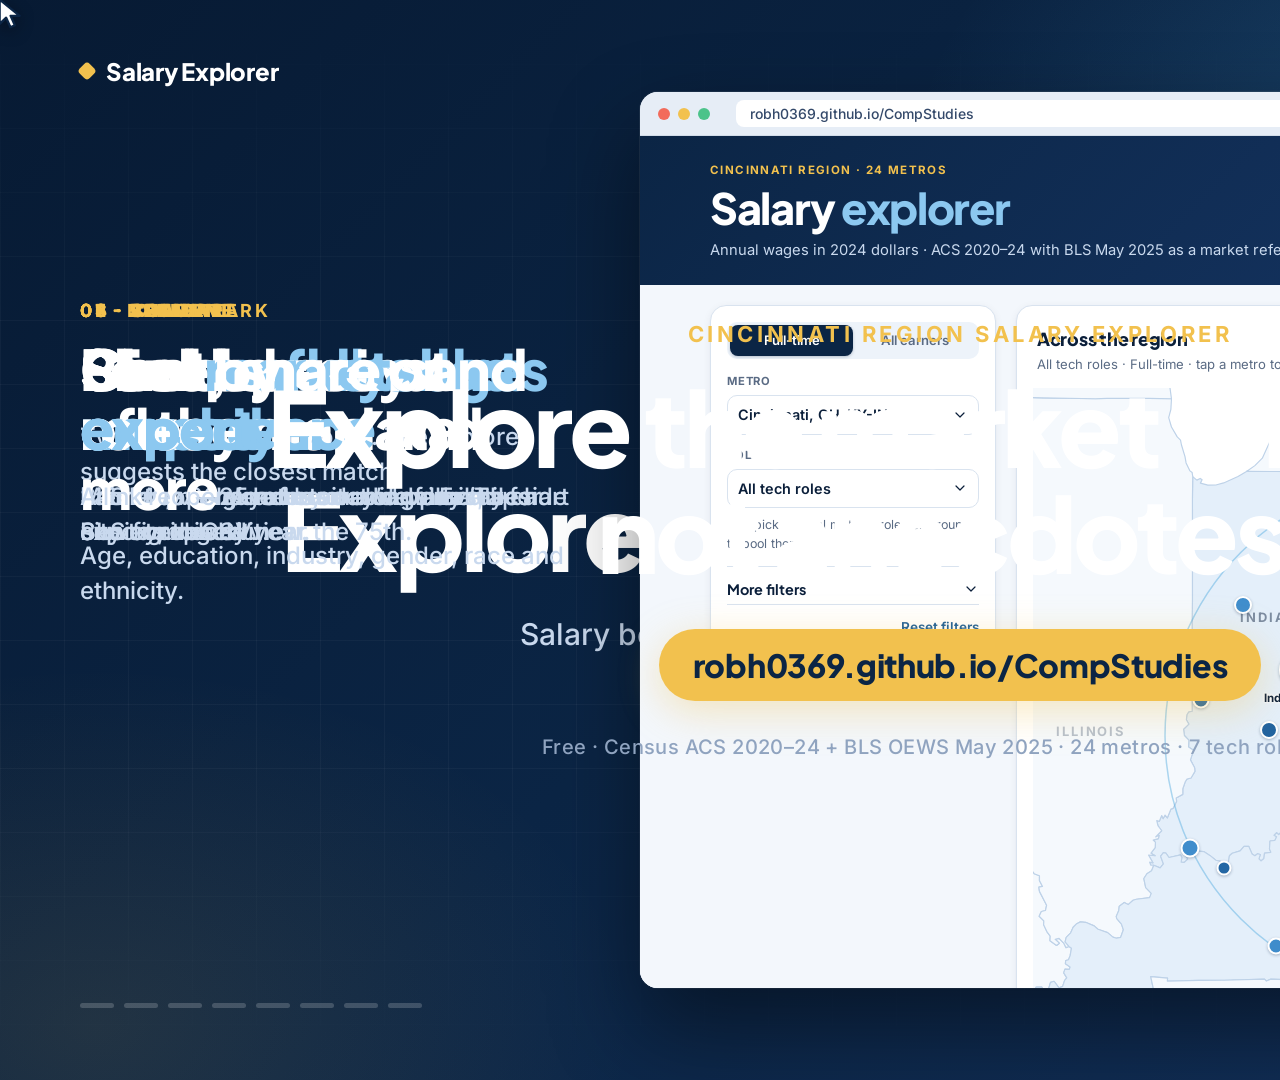
<file: promo/stage.html>
<!doctype html>
<html lang="en">
<head>
<meta charset="utf-8">
<title>Salary Explorer explainer — stage</title>
<link rel="stylesheet" href="fonts.css">
<link rel="stylesheet" href="stage.css">
</head>
<body>
<div id="stage">
  <div class="bg"></div>
  <div class="brand"><span class="dot"></span>Salary Explorer</div>
  <div id="title" class="card-center"></div>
  <div id="caption"></div>
  <div id="steps"></div>
  <div id="win">
    <div class="chrome"><i></i><i></i><i></i><span class="url">robh0369.github.io/CompStudies</span></div>
    <div class="viewport"><iframe id="app" src="../docs/index.html" width="1280" height="896" scrolling="no"></iframe></div>
  </div>
  <div id="end" class="card-center"></div>
  <div id="cursor"><div class="ripple"></div><svg viewBox="0 0 24 24" width="34" height="34"><path d="M4 2.5v17.2l4.6-4.4 3 6.7 3.1-1.4-3-6.6h6.4z" fill="#fff" stroke="#0B2545" stroke-width="1.6" stroke-linejoin="round"/></svg></div>
</div>
<script src="stage.js"></script>
</body>
</html>
</file>
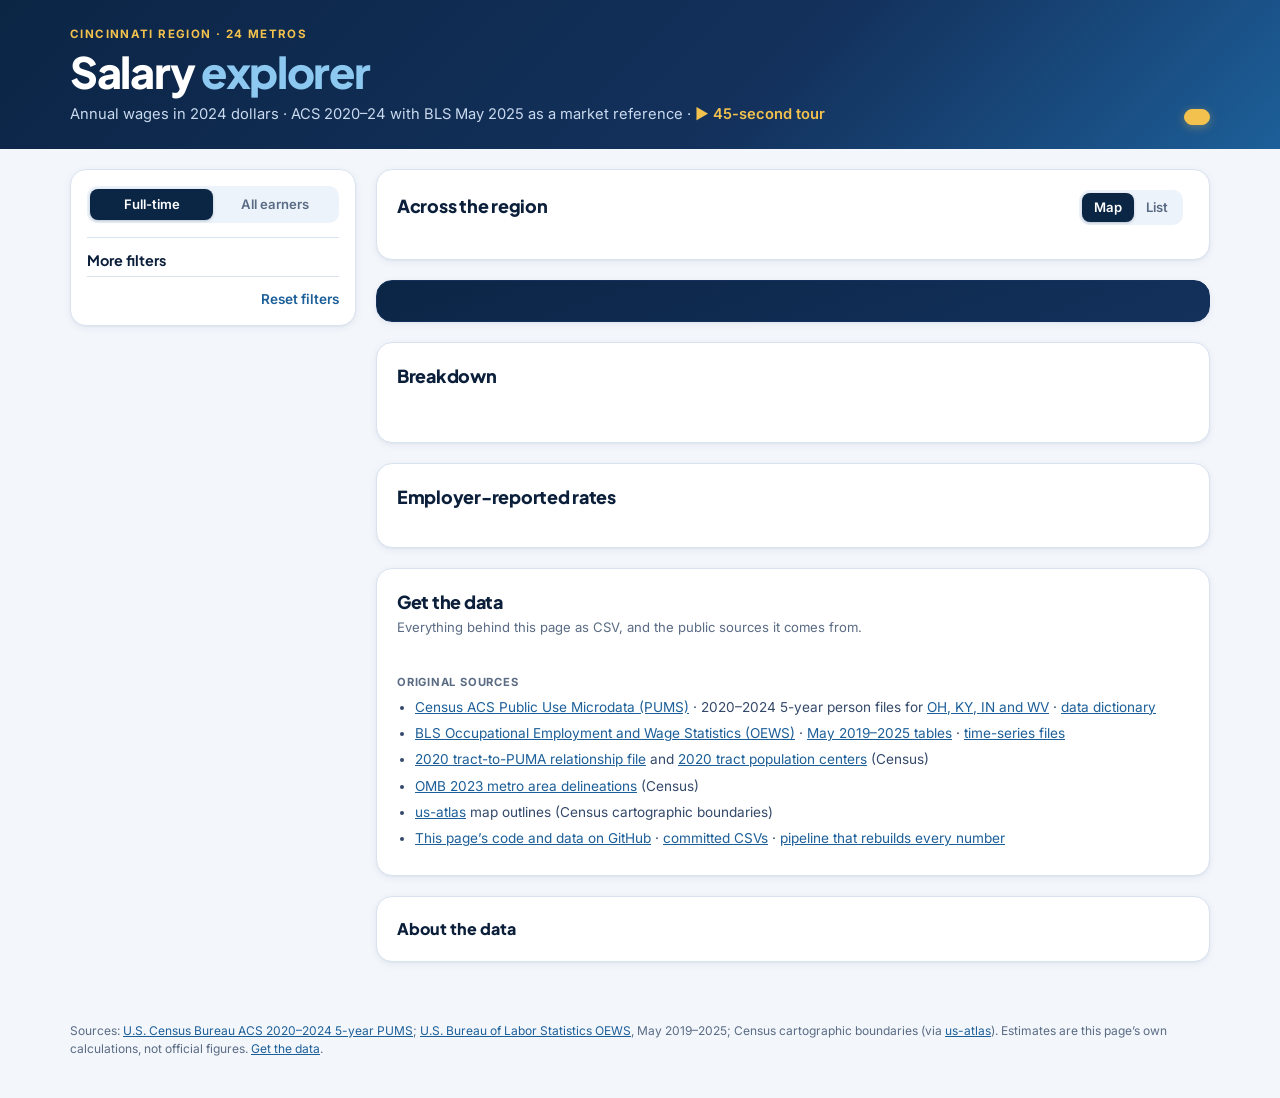
<file: web/template.html>
<!DOCTYPE html>
<html lang="en">
<head>
<meta charset="utf-8">
<meta name="viewport" content="width=device-width, initial-scale=1, viewport-fit=cover">
<title>Cincinnati Salary Explorer</title>
<link rel="preconnect" href="https://fonts.googleapis.com">
<link rel="preconnect" href="https://fonts.gstatic.com" crossorigin>
<link href="https://fonts.googleapis.com/css2?family=Inter:wght@400;500;600;700&family=Plus+Jakarta+Sans:wght@600;700;800&display=swap" rel="stylesheet">
<style>
/* Palette: navy, sky blue, gold and white. Chart steps validated with the dataviz palette checker
   (ACS band + map ramps as ordinal ramps, blue vs gold as categorical; light and dark surfaces). */
:root{
  --bg:#F3F7FC; --card:#FFFFFF; --ink:#0B1F3A; --ink-2:#34496A; --muted:#5A6B84; --rule:#D9E3EF; --rule-2:#EDF3FA;
  --navy:#0B2545; --navy-2:#13315C; --sky:#4EA8DE; --sky-ink:#1D5F99; --wash:#E7F2FC;
  --gold:#E8B004; --gold-ink:#8A6200; --gold-wash:#FFF6DA;
  --band-o:#7FB8E6; --band-i:#2E86C1; --dot:#0B2545;
  --ref:#B98500; --ref-o:#D9A520; --ref-i:#9A6B00; --ref-dot:#0B2545;
  --ramp-0:#7FB8E6; --ramp-1:#4A9AD8; --ramp-2:#2E78B8; --ramp-3:#1D5A94; --ramp-4:#0B2545;
  --land:#E4EFFA; --land-2:#F5F9FD; --line:#BED2E8;
  --warn:#9A5B00; --warn-bg:#FFF4D6;
  --shadow:0 1px 2px rgba(11,37,69,.05),0 2px 8px rgba(11,37,69,.06);
  --font:"Inter", system-ui, -apple-system, "Segoe UI", Roboto, sans-serif;
  --display:"Plus Jakarta Sans", "Inter", system-ui, sans-serif;
  color-scheme:light;
}
@media (prefers-color-scheme: dark){
  :root:not([data-theme="light"]){
    --bg:#06142A; --card:#0D2142; --ink:#F2F6FB; --ink-2:#C3D0E2; --muted:#8FA3BF; --rule:#1E3A5F; --rule-2:#132B4D;
    --navy:#0A1C38; --navy-2:#12305A; --sky:#4EA8DE; --sky-ink:#8CC8F0; --wash:#123259;
    --gold:#F2C14E; --gold-ink:#F2C14E; --gold-wash:#2E2610;
    --band-o:#1F5C99; --band-i:#4EA8DE; --dot:#FFFFFF;
    --ref:#B8860B; --ref-o:#7A5A12; --ref-i:#E0B23F; --ref-dot:#FFFFFF;
    --ramp-0:#245A92; --ramp-1:#2E78B8; --ramp-2:#4EA8DE; --ramp-3:#8CC8F0; --ramp-4:#D4ECFB;
    --land:#12305A; --land-2:#0B1F3F; --line:#24497A;
    --warn:#F2C14E; --warn-bg:#2E2610;
    --shadow:none; color-scheme:dark;
  }
}
:root[data-theme="dark"]{
  --bg:#06142A; --card:#0D2142; --ink:#F2F6FB; --ink-2:#C3D0E2; --muted:#8FA3BF; --rule:#1E3A5F; --rule-2:#132B4D;
  --navy:#0A1C38; --navy-2:#12305A; --sky:#4EA8DE; --sky-ink:#8CC8F0; --wash:#123259;
  --gold:#F2C14E; --gold-ink:#F2C14E; --gold-wash:#2E2610;
  --band-o:#1F5C99; --band-i:#4EA8DE; --dot:#FFFFFF;
  --ref:#B8860B; --ref-o:#7A5A12; --ref-i:#E0B23F; --ref-dot:#FFFFFF;
  --ramp-0:#245A92; --ramp-1:#2E78B8; --ramp-2:#4EA8DE; --ramp-3:#8CC8F0; --ramp-4:#D4ECFB;
  --land:#12305A; --land-2:#0B1F3F; --line:#24497A;
  --warn:#F2C14E; --warn-bg:#2E2610;
  --shadow:none; color-scheme:dark;
}
/* The detail card sits on navy in both themes, so it always uses the dark-surface chart steps. */
.on-navy{
  --card:#0B2545; --ink:#FFFFFF; --ink-2:#D3E1F2; --muted:#9DB4D3; --rule:#24497A; --rule-2:#143563; --wash:#1A4478;
  --band-o:#1F5C99; --band-i:#4EA8DE; --dot:#FFFFFF; --ref:#F2C14E; --sky-ink:#8CC8F0;
  --warn:#F2C14E; --warn-bg:#3A2F0E; color-scheme:dark;
}
:root{box-sizing:border-box}
*,*::before,*::after{box-sizing:inherit}
body{margin:0;background:var(--bg);color:var(--ink);font-family:var(--font);font-size:15px;line-height:1.5;
  -webkit-font-smoothing:antialiased;-webkit-text-size-adjust:100%;padding-bottom:env(safe-area-inset-bottom,0px)}
a{color:var(--sky-ink)}
button,select,input{font:inherit;color:inherit}
:focus-visible{outline:2px solid var(--gold);outline-offset:2px;border-radius:6px}
svg.i{width:16px;height:16px;flex:none;stroke:currentColor;fill:none;stroke-width:1.8;stroke-linecap:round;stroke-linejoin:round}
.wrap{max-width:1180px;margin:0 auto;padding:0 20px}
h1,h2,.big,.tile .v,.disp{font-family:var(--display)}

/* Header band */
.band{background:linear-gradient(135deg,#0B2545 0%,#13315C 60%,#1D5F99 100%);color:#fff;padding-top:env(safe-area-inset-top,0px)}
header.top{display:grid;grid-template-columns:minmax(0,1fr) auto;grid-template-areas:"ttl btn" "lede btn";align-items:end;column-gap:16px;padding:26px 0 24px}
header.top .ttl{grid-area:ttl} header.top .lede{grid-area:lede} header.top #copylink{grid-area:btn}
.eyebrow{font-size:.72rem;font-weight:700;letter-spacing:.12em;text-transform:uppercase;color:#F2C14E;margin:0 0 6px}
h1{font-size:clamp(1.9rem,4.4vw,2.7rem);line-height:1.05;letter-spacing:-.03em;margin:0;font-weight:800}
h1 span{color:#8CC8F0}
.lede{color:#C9D9EE;margin:8px 0 0;font-size:.92rem}
@media (max-width:600px){header.top{grid-template-areas:"ttl btn" "lede lede";padding:20px 0 20px} header.top #copylink span{display:none} header.top #copylink{padding:10px}}

/* Buttons */
.btn{display:inline-flex;align-items:center;gap:6px;border:1px solid var(--rule);background:var(--card);border-radius:9px;
  padding:7px 12px;cursor:pointer;font-size:.85rem;font-weight:600;color:var(--ink-2);white-space:nowrap}
.btn:hover{border-color:var(--sky);color:var(--ink)}
.btn.gold{background:#F2C14E;color:#0B2545;border-color:#F2C14E;box-shadow:0 2px 10px rgba(242,193,78,.35)}
.btn.gold:hover{background:#FFD36E;color:#0B2545}
.btn.icon{padding:6px 9px}
.btn[aria-pressed="true"]{background:var(--wash);border-color:var(--sky);color:var(--sky-ink)}
.linkbtn{background:none;border:0;padding:0;color:var(--sky-ink);font-size:.85rem;font-weight:600;cursor:pointer}

/* Layout */
.layout{display:grid;grid-template-columns:minmax(0,1fr);gap:20px;padding:20px 0 40px}
.layout>*{min-width:0}
@media (min-width:940px){.layout{grid-template-columns:286px minmax(0,1fr);align-items:start}
  aside.filters{position:sticky;top:16px;max-height:calc(100vh - 32px);overflow:auto}}
.card{background:var(--card);border:1px solid var(--rule);border-radius:16px;box-shadow:var(--shadow)}

/* Filters */
aside.filters{padding:16px}
.ftoggle{display:none;width:100%;align-items:center;gap:10px;text-align:left;background:none;border:0;padding:0;cursor:pointer}
.ftoggle b{font-weight:700;font-family:var(--display)}
.ftoggle .sum{display:block;color:var(--muted);font-size:.82rem;white-space:nowrap;overflow:hidden;text-overflow:ellipsis}
.ftoggle .txt{flex:1;min-width:0}
.chev{transition:transform .15s}
aside.filters.open .ftoggle .chev{transform:rotate(180deg)}
@media (max-width:939px){.ftoggle{display:flex}
  aside.filters:not(.open) .fbody{display:none}
  aside.filters.open .fbody{margin-top:14px}}
.seg{display:grid;grid-template-columns:1fr 1fr;background:var(--rule-2);border-radius:10px;padding:3px}
.seg button{border:0;background:transparent;padding:6px 8px;border-radius:8px;cursor:pointer;font-size:.82rem;font-weight:600;color:var(--muted)}
.seg button[aria-pressed="true"]{background:var(--navy);color:#fff;box-shadow:0 1px 3px rgba(11,37,69,.25)}
.fbody .seg{margin-bottom:14px}
.flabel{display:block;font-size:.7rem;font-weight:700;color:var(--muted);text-transform:uppercase;letter-spacing:.07em;margin:0 0 5px}
.fhint{font-size:.78rem;color:var(--muted);margin:-4px 0 12px}
.fhint:empty{display:none}

/* Multi-select picker */
.ms{margin:0 0 12px}
.ms-btn{display:flex;align-items:center;gap:8px;width:100%;text-align:left;border:1px solid var(--rule);background:var(--card);border-radius:10px;padding:8px 10px;cursor:pointer}
.ms-btn:hover{border-color:var(--sky)}
.ms-btn[aria-expanded="true"]{border-color:var(--sky);box-shadow:0 0 0 3px var(--wash)}
.ms-btn[aria-expanded="true"] .chev{transform:rotate(180deg)}
.ms-val{flex:1;min-width:0;font-size:.9rem;font-weight:600;white-space:nowrap;overflow:hidden;text-overflow:ellipsis}
.ms-n{background:var(--gold);color:#0B2545;border-radius:999px;font-size:.7rem;font-weight:700;padding:0 7px;line-height:18px}
.ms-n:empty{display:none}
.ms-panel{border:1px solid var(--rule);border-radius:10px;margin-top:6px;max-height:280px;overflow:auto;padding:4px;background:var(--card)}
.ms-group{font-size:.68rem;font-weight:700;color:var(--muted);text-transform:uppercase;letter-spacing:.07em;padding:8px 8px 2px}
.ms-opt{display:flex;align-items:center;gap:10px;padding:7px 8px;border-radius:7px;cursor:pointer;font-size:.88rem}
.ms-opt:hover{background:var(--rule-2)}
.ms-opt input{position:absolute;opacity:0;pointer-events:none}
.ms-box{width:18px;height:18px;flex:none;border:1.5px solid var(--muted);border-radius:5px;display:grid;place-items:center;background:var(--card)}
.ms-panel.single .ms-box{border-radius:50%}
.ms-opt input:checked+.ms-box{background:var(--navy);border-color:var(--navy)}
.ms-opt input:checked+.ms-box::after{content:"";width:9px;height:5px;border:2px solid #fff;border-top:0;border-right:0;transform:translateY(-1px) rotate(-45deg)}
.ms-panel.single .ms-opt input:checked+.ms-box::after{width:8px;height:8px;border:0;border-radius:50%;background:#fff;transform:none}
.ms-opt input:focus-visible+.ms-box{outline:2px solid var(--gold);outline-offset:2px}
.ms-opt input:disabled~*{opacity:.4}
.ms-opt small{margin-left:auto;color:var(--muted);font-size:.75rem}
:root:not([data-theme="light"]) .ms-opt input:checked+.ms-box{border-color:var(--sky)}
.more{border-top:1px solid var(--rule);padding-top:12px;margin-top:4px}
.moretoggle{width:100%;cursor:pointer;background:none;border:0;padding:0;display:flex;align-items:center;gap:8px;font-size:.9rem;font-weight:700;font-family:var(--display)}
.moretoggle .chev{margin-left:auto}
.moretoggle[aria-expanded="true"] .chev{transform:rotate(180deg)}
.moretoggle[aria-expanded="true"]{margin-bottom:14px}
.factions{display:flex;justify-content:flex-end;border-top:1px solid var(--rule);padding-top:12px;margin-top:4px}
.linkbox{display:none;margin:0 0 16px}
.linkbox.show{display:block}
.linkbox input{width:100%;padding:8px 10px;border:1px solid var(--rule);border-radius:8px;background:var(--card);font-size:.82rem}
.toast{position:fixed;left:50%;bottom:calc(20px + env(safe-area-inset-bottom,0px));transform:translateX(-50%);background:#0B2545;color:#fff;border:1px solid #24497A;
  font-size:.85rem;font-weight:600;padding:9px 16px;border-radius:999px;opacity:0;pointer-events:none;transition:opacity .2s;z-index:20;max-width:90vw}
.toast.show{opacity:1}

/* Sections */
main section{padding:20px;margin-bottom:20px}
.shead{display:flex;justify-content:space-between;align-items:center;gap:12px;margin-bottom:14px;flex-wrap:wrap}
h2{font-size:1.12rem;font-weight:800;margin:0;letter-spacing:-.015em}
.sub{color:var(--muted);font-size:.82rem;margin:2px 0 0}
.tools{display:flex;gap:6px;flex:none;align-items:center}
.legend{display:flex;flex-wrap:wrap;gap:16px;font-size:.75rem;color:var(--muted);margin:0 0 10px}
.legend span{display:inline-flex;align-items:center;gap:6px}
.legend i{display:inline-block;width:16px;height:8px;border-radius:4px}
.legend i.dot{width:10px;height:10px;border-radius:50%;background:var(--dot);box-shadow:0 0 0 1px var(--rule)}
.legend i.dia{width:9px;height:9px;border-radius:2px;background:var(--ref);transform:rotate(45deg)}
.legend i.dia.ink{background:var(--ref-dot);box-shadow:0 0 0 1px var(--rule)}
.seg.small{display:inline-grid;grid-template-columns:auto auto}
.seg.small button{display:inline-flex;align-items:center;gap:6px;padding:5px 12px}

/* Map */
.map{position:relative;margin:0 -4px}
.map svg{display:block;width:100%;height:auto}
.map .st{fill:var(--land-2);stroke:var(--line);stroke-width:1.2;stroke-linejoin:round}
.map .st.core{fill:var(--land)}
.map .slabel{font:700 13px var(--font);letter-spacing:.14em;fill:var(--muted);opacity:.75}
.map .slabel.far{opacity:.4}
.map .ring{fill:none;stroke:var(--sky);stroke-width:1.5;opacity:.45}
.mk{position:absolute;transform:translate(-50%,-50%);border-radius:50%;border:2px solid var(--card);padding:0;cursor:pointer;
  box-shadow:0 1px 3px rgba(11,37,69,.3);transition:transform .12s}
.mk::before{content:"";position:absolute;inset:-8px;border-radius:50%}
.mk:hover{transform:translate(-50%,-50%) scale(1.12);z-index:3}
.mk.thin{background:transparent!important;border:2px solid var(--muted);box-shadow:none}
.mk.sel{outline:3px solid var(--gold);outline-offset:1px;z-index:2}
.mlab{position:absolute;transform:translate(-50%,0);font-size:.72rem;font-weight:700;color:var(--ink);white-space:nowrap;pointer-events:none;
  text-shadow:0 0 3px var(--card),0 0 3px var(--card),0 0 3px var(--card);line-height:1.1;text-align:center}
.mlab small{display:block;font-weight:600;color:var(--ink-2);font-size:.68rem}
.mapkey{display:flex;flex-wrap:wrap;align-items:center;gap:8px 18px;font-size:.75rem;color:var(--muted);margin-top:10px}
.ramp{display:inline-flex;align-items:center;gap:6px}
.ramp i{display:inline-block;width:90px;height:8px;border-radius:4px}
.mapkey .ex{display:inline-flex;align-items:center;gap:6px}
.mapkey .ex i{display:inline-block;width:12px;height:12px;border-radius:50%}

/* Role search */
.rs{padding:6px 4px 4px}
.rs input{width:100%;padding:9px 12px 9px 34px;border:1.5px solid var(--sky);border-radius:9px;background:var(--card) no-repeat 10px center/16px
  url("data:image/svg+xml,%3Csvg xmlns='http://www.w3.org/2000/svg' viewBox='0 0 24 24' fill='none' stroke='%234EA8DE' stroke-width='2' stroke-linecap='round'%3E%3Ccircle cx='11' cy='11' r='7'/%3E%3Cpath d='m20 20-3.5-3.5'/%3E%3C/svg%3E");font-size:.9rem}
.rs input:focus{outline:none;box-shadow:0 0 0 3px var(--wash)}
.rs-res{padding:0 4px}
.rs-res:empty{display:none}
.rs-hit{display:grid;grid-template-columns:1fr;gap:1px;width:100%;text-align:left;border:1px solid var(--rule);background:var(--card);border-radius:9px;padding:7px 10px;margin-top:6px;cursor:pointer}
.rs-hit:hover{border-color:var(--sky)}
.rs-hit.top{border-color:var(--gold);background:var(--gold-wash)}
.rs-name{font-weight:700;font-size:.88rem}
.rs-hit small{grid-column:1/-1;color:var(--muted);font-size:.74rem}
.conf{font-size:.64rem;font-weight:700;text-transform:uppercase;letter-spacing:.05em;color:var(--muted)}
.conf.cS{color:var(--sky-ink)} .rs-hit.top .conf{color:var(--gold-ink)}
.rs-note{font-size:.76rem;color:var(--muted);margin:8px 2px 2px}
.matchnote{display:inline-block;font-size:.75rem;font-weight:600;color:#0B2545;background:#F2C14E;border-radius:999px;padding:2px 10px;margin:0 0 8px}
.infobtn{background:none;border:0;padding:0;color:var(--sky-ink);font-size:.82rem;font-weight:600;cursor:pointer;text-decoration:underline;text-underline-offset:2px}
.paybody{margin-top:12px;background:var(--rule-2);border:1px solid var(--rule);border-radius:12px;padding:10px 14px}
.paydl{display:grid;grid-template-columns:auto 1fr;gap:6px 14px;margin:0;font-size:.82rem}
.paydl dt{font-weight:700;color:#F2C14E;font-size:.7rem;text-transform:uppercase;letter-spacing:.06em;padding-top:2px}
.paydl dd{margin:0;color:var(--ink-2)}
@media (max-width:520px){.paydl{grid-template-columns:1fr}.paydl dd{margin-bottom:4px}}
.levels{margin-top:18px}
.lv-h{font-size:.7rem;font-weight:700;color:var(--muted);text-transform:uppercase;letter-spacing:.07em;margin-bottom:8px}
.lv-h span{margin-left:6px;color:#F2C14E;text-transform:none;letter-spacing:0;font-weight:600}
.lv-grid{display:grid;grid-template-columns:repeat(4,minmax(0,1fr));gap:2px;border-radius:12px;overflow:hidden}
.lv{background:var(--rule-2);padding:8px 10px;border-top:3px solid var(--band-o)}
.lv:nth-child(2),.lv:nth-child(3){border-top-color:var(--band-i)}
.lv span{display:block;font-size:.72rem;font-weight:700;color:var(--ink-2)}
.lv b{display:block;font-family:var(--display);font-size:1.02rem;font-weight:800;white-space:nowrap}
.lv small{color:var(--muted);font-size:.68rem}
.lv.on{background:#F2C14E;color:#0B2545;border-top-color:#0B2545}
.lv.on span,.lv.on small{color:#0B2545}
.lv-note{font-size:.76rem;color:var(--muted);margin:8px 0 0}
@media (max-width:520px){.lv-grid{grid-template-columns:repeat(2,minmax(0,1fr))}}

/* Detail (hero) */
.hero.card{background:linear-gradient(160deg,#0B2545 0%,#13315C 100%);border-color:#13315C;color:#fff}
.hero-top{display:flex;justify-content:space-between;align-items:flex-start;gap:12px}
@media (max-width:520px){.hero-top{gap:8px}.hero-top .tools{gap:4px}.hero-top .btn.icon{padding:6px 7px}}   /* four tool icons fit at 360px */
@media (max-width:380px){.hero-top .tools{flex-direction:column}}
.kicker{font-size:.85rem;color:var(--ink-2);font-weight:600;margin:0}
.kicker b{color:#F2C14E;font-weight:700;text-transform:uppercase;letter-spacing:.08em;font-size:.7rem;display:block;margin-bottom:2px}
.big{font-size:clamp(2.9rem,9vw,4.4rem);font-weight:800;letter-spacing:-.04em;line-height:1;margin:8px 0 6px}
.moe{display:flex;flex-wrap:wrap;align-items:center;gap:8px;font-size:.88rem;color:var(--muted)}
.chips{display:flex;flex-wrap:wrap;gap:6px;margin:14px 0 0}
.chip{display:inline-flex;align-items:center;gap:4px;background:var(--wash);color:var(--ink);border:1px solid var(--rule);border-radius:999px;padding:2px 6px 2px 10px;font-size:.78rem;font-weight:600}
.chip.fixed{padding-right:10px}
.chip button{border:0;background:none;color:var(--muted);cursor:pointer;padding:0 2px;line-height:1;font-size:1rem}
.chip button:hover{color:#fff}
.flag{display:inline-flex;align-items:center;gap:4px;background:var(--warn-bg);color:var(--warn);border-radius:999px;padding:1px 8px 1px 6px;font-size:.72rem;font-weight:700;white-space:nowrap}
.flag svg.i{width:12px;height:12px;stroke-width:2.2}
.note{font-size:.78rem;color:var(--muted);margin:10px 0 0}
.strip{position:relative;height:40px;margin:24px 0 4px}
.strip .s{top:12px;height:16px;border-radius:8px}
.strip .s.m{top:8px;width:24px;height:24px;margin-left:-12px}
.strip .s.ref{top:-10px;width:14px;height:14px;margin-left:-7px}
.tiles{display:grid;grid-template-columns:repeat(auto-fit,minmax(130px,1fr));gap:10px;margin-top:20px}
.tile{background:var(--rule-2);border:1px solid var(--rule);border-radius:12px;padding:10px 12px}
.tile .l{display:flex;align-items:center;gap:6px;font-size:.68rem;font-weight:700;color:var(--muted);text-transform:uppercase;letter-spacing:.07em}
.tile .v{font-size:1.25rem;font-weight:800;margin-top:2px;letter-spacing:-.02em;white-space:nowrap}
.tile .v small{display:block;font-family:var(--font);font-size:.72rem;color:var(--muted);font-weight:500;letter-spacing:0;white-space:normal}
.empty{padding:18px;border:1px dashed var(--rule);border-radius:12px;color:var(--muted);margin-top:12px;font-size:.9rem}
.hero .btn{background:transparent;border-color:var(--rule);color:var(--ink-2)}
.hero .btn:hover{border-color:#F2C14E;color:#fff}

/* Range marks */
.s{position:absolute}
.s.o{background:var(--band-o)} .s.i{background:var(--band-i)}
.ref-row .s.o{background:var(--ref-o)} .ref-row .s.i{background:var(--ref-i)}
.s.m{border-radius:50%;background:var(--dot);box-shadow:0 0 0 2px var(--card)}
.s.ref{border-radius:3px;background:var(--ref);transform:rotate(45deg);box-shadow:0 0 0 2px var(--card)}
.ref-row .s.m{border-radius:2px;background:var(--ref-dot);transform:rotate(45deg)}

/* Rows */
.rows{list-style:none;margin:0;padding:0}
.rows li{display:grid;grid-template-columns:minmax(0,190px) minmax(0,1fr) 92px;grid-template-areas:"nm bar v";align-items:center;gap:4px 14px;padding:7px 8px;border-radius:9px}
.rows li+li{border-top:1px solid var(--rule-2)}
.rows li.sel{background:var(--gold-wash);box-shadow:inset 3px 0 0 var(--gold);border-color:transparent}
.rows li.sel+li{border-color:transparent}
.rows li.click{cursor:pointer}
.rows li.click:hover{background:var(--rule-2)}
.rows li.sel:hover{background:var(--gold-wash)}
.rows .nm{grid-area:nm;font-size:.88rem;font-weight:500;min-width:0;overflow-wrap:anywhere;display:flex;align-items:center;gap:6px;flex-wrap:wrap}
.rows li.sel .nm{font-weight:700}
.rows .v{grid-area:v;text-align:right;white-space:nowrap;font-weight:700;font-size:.92rem;font-variant-numeric:tabular-nums;font-family:var(--display)}
.rows .v small{display:block;color:var(--muted);font-size:.72rem;font-weight:500;line-height:1.2;font-family:var(--font)}
.bar{grid-area:bar;position:relative;height:16px}
.bar .s{top:4px;height:8px;border-radius:4px}
.bar .s.m{top:2px;width:12px;height:12px;margin-left:-6px}
.ref-row .bar .s.m{top:3px;width:10px;height:10px;margin-left:-5px}
.rows li.caut .bar .s.o,.rows li.caut .bar .s.i{opacity:.55}
.rows li.axisrow{border:0;padding-top:0;padding-bottom:0;box-shadow:none;background:none}
.axis{grid-area:bar;position:relative;height:18px;font-size:.7rem;color:var(--muted);font-variant-numeric:tabular-nums}
.axis span{position:absolute;top:2px;transform:translateX(-50%);white-space:nowrap}
.axis span:first-child{transform:none}
.axis span:last-child:not(:first-child){transform:translateX(-100%)}
.hero .axis{border-top:1px solid var(--rule)}
.gone{font-size:.78rem;color:var(--muted);margin:10px 8px 0}
.gone:empty{display:none}
@media (max-width:600px){
  .rows li{grid-template-columns:minmax(0,1fr) auto;grid-template-areas:"nm v" "bar bar";gap:2px 10px}
  .rows .v small{display:inline;margin-left:4px}
}

/* Breakdown pills */
.pills{display:flex;gap:6px;overflow-x:auto;scrollbar-width:none;margin:0 0 14px;padding-bottom:2px}
.pills::-webkit-scrollbar{display:none}
.pills button{flex:none;border:1px solid var(--rule);background:var(--card);border-radius:999px;padding:5px 12px;font-size:.82rem;font-weight:600;color:var(--ink-2);cursor:pointer}
.pills button[aria-pressed="true"]{background:var(--navy);border-color:var(--navy);color:#fff}
:root:not([data-theme="light"]) .pills button[aria-pressed="true"]{border-color:var(--sky)}
.pills button:disabled{opacity:.4;cursor:not-allowed}

/* Tooltip */
.tip{position:fixed;z-index:30;pointer-events:none;background:#0B2545;color:#fff;border:1px solid #24497A;border-radius:12px;
  box-shadow:0 10px 30px rgba(11,37,69,.3);padding:10px 12px;font-size:.8rem;min-width:200px;opacity:0;transition:opacity .1s}
.tip.show{opacity:1}
.tip b{display:block;font-family:var(--display);font-size:.9rem;margin-bottom:6px}
.tip dl{display:grid;grid-template-columns:auto auto;gap:2px 14px;margin:0;font-variant-numeric:tabular-nums}
.tip dt{color:#9DB4D3} .tip dd{margin:0;text-align:right;font-weight:600}
.tip .hint{color:#F2C14E;font-size:.72rem;margin-top:6px}
.tip .tclose{display:none;color:#9DB4D3;font-size:.72rem;margin-top:8px;border-top:1px solid #24497A;padding-top:6px}
.tip.touch .tclose{display:block}

/* Tables */
.tablewrap{overflow-x:auto;margin-top:14px;display:none;border:1px solid var(--rule);border-radius:12px;background:var(--card);color:var(--ink)}
.tablewrap.show{display:block}
table{border-collapse:collapse;font-size:.8rem;min-width:100%;font-variant-numeric:tabular-nums}
th,td{padding:7px 10px;border-bottom:1px solid var(--rule-2);text-align:right;white-space:nowrap}
tr:last-child td{border-bottom:0}
th:first-child,td:first-child{text-align:left}
th{font-weight:700;color:var(--muted);background:var(--rule-2);font-size:.7rem;text-transform:uppercase;letter-spacing:.05em}

/* Dialogs: trend drill-down and video tour */
.sheet{border:0;padding:20px;border-radius:18px;background:var(--card);color:var(--ink);width:min(760px,calc(100vw - 24px));max-height:calc(100vh - 32px);
  box-shadow:0 30px 80px rgba(6,20,42,.45)}
.sheet::backdrop{background:rgba(6,20,42,.55);backdrop-filter:blur(2px)}
.sheet-h{display:flex;justify-content:space-between;align-items:flex-start;gap:12px;margin-bottom:12px}
.sheet h2{font-size:1.2rem}
.tchart{display:block;width:100%;height:auto;overflow:visible}
.tchart .gl{stroke:var(--rule);stroke-width:1}
.tchart .ax{font:500 11px var(--font);fill:var(--muted)}
.tchart .dl{font:800 13px var(--display);fill:var(--ink)}
.tchart .band{fill:var(--band-o);opacity:.45}
.tchart .ln{fill:none;stroke-width:2.5;stroke-linejoin:round;stroke-linecap:round}
.tchart .ln.acs{stroke:var(--band-i)} .tchart .ln.bls{stroke:var(--ref)}
.tchart .pt{stroke:var(--card);stroke-width:2;cursor:pointer}
.tchart .pt.acs{fill:var(--dot)} .tchart .pt.bls{fill:var(--ref)}
.tchart .pt.thin{fill:var(--card);stroke:var(--dot)}
.legend.tl{margin:0 0 6px}
.legend i.sw{width:16px;height:4px;border-radius:2px}
i.sw.acs{background:var(--band-i)} i.sw.bls{background:var(--ref)}
.tfacts{display:flex;flex-wrap:wrap;gap:10px;margin-top:12px}
.tf{display:flex;align-items:center;gap:8px;background:var(--rule-2);border-radius:10px;padding:8px 12px;font-size:.8rem;color:var(--ink-2)}
.tf b{font:800 1.05rem var(--display);color:var(--ink)}
.tf i.sw{display:inline-block;width:14px;height:4px;border-radius:2px}
.tnote{font-size:.75rem;color:var(--muted);margin:10px 0 0}
.trbtn{display:inline-grid;place-items:center;width:26px;height:22px;border:1px solid var(--rule);border-radius:6px;background:var(--card);color:var(--sky-ink);cursor:pointer;padding:0}
.trbtn:hover{border-color:var(--sky)}
.trbtn svg.i{width:14px;height:14px}
.tourlink{background:none;border:0;padding:0;color:#F2C14E;font:inherit;font-weight:600;cursor:pointer;white-space:nowrap}
.tourlink:hover{text-decoration:underline}
.sheet.tour{width:min(1100px,calc(100vw - 24px))}
.sheet.tour video{display:block;width:100%;border-radius:12px;background:#06142A}
.sheet.tour.tall{width:min(420px,calc(100vw - 24px))}
.sheet.tour.tall video{max-height:calc(100vh - 140px);object-fit:contain}
@media (max-width:600px){.sheet{padding:16px}}

/* Methodology */
.method-toggle{width:100%;cursor:pointer;background:none;border:0;padding:0;display:flex;align-items:center;gap:8px;font-weight:800;font-family:var(--display);font-size:1rem}
.method-toggle .chev{margin-left:auto}
.method-toggle[aria-expanded="true"] .chev{transform:rotate(180deg)}
#sec-data{padding-bottom:20px}
.dlist{list-style:none;margin:14px 0 0;padding:0;display:grid;grid-template-columns:repeat(auto-fit,minmax(260px,1fr));gap:10px}
.dlist button{width:100%;display:flex;align-items:center;gap:12px;text-align:left;cursor:pointer;background:var(--wash);color:var(--ink);
  border:1px solid var(--rule);border-radius:12px;padding:12px 14px;font:inherit;min-height:56px}
.dlist button:hover{border-color:var(--sky)}
.dlist .dl-i{flex:none;display:grid;place-items:center;width:34px;height:34px;border-radius:9px;background:var(--card);color:var(--sky-ink)}
.dlist b{display:block;font-size:.9rem}
.dlist small{display:block;color:var(--muted);font-size:.76rem;margin-top:2px}
.srch{font-size:.7rem;text-transform:uppercase;letter-spacing:.07em;color:var(--muted);margin:22px 0 6px}
.srcs{margin:0;padding-left:18px;font-size:.85rem;color:var(--ink-2)}
.srcs li{margin:6px 0}
.mgrid{display:grid;grid-template-columns:repeat(auto-fit,minmax(240px,1fr));gap:18px 28px;margin-top:16px}
.mgrid h3{font-size:.7rem;text-transform:uppercase;letter-spacing:.07em;color:var(--muted);margin:0 0 4px}
.mgrid p,.mgrid li{font-size:.85rem;color:var(--ink-2);margin:0}
.mgrid ul{margin:0;padding-left:18px}
.mtools{display:flex;gap:6px;margin-top:8px}
footer{color:var(--muted);font-size:.75rem;padding:0 0 40px}
@media (max-width:520px){ .wrap{padding:0 14px} main section{padding:16px} .rows li{padding:7px 4px} .mlab{font-size:.66rem} }
@media (prefers-reduced-motion: reduce){ *{transition:none!important} }
</style>
</head>
<body>
<div class="band"><div class="wrap">
<header class="top">
  <div class="ttl">
    <p class="eyebrow">Cincinnati region · 24 metros</p>
    <h1>Salary <span>explorer</span></h1>
  </div>
  <p class="lede">Annual wages in 2024 dollars · ACS 2020–24 with BLS May 2025 as a market reference · <button class="tourlink" id="tourlink">▶ 45-second tour</button></p>
  <button class="btn gold" id="copylink" aria-label="Copy link to this view"></button>
</header>
</div></div>
<div class="wrap">
<div class="linkbox" id="linkbox" style="margin-top:16px"><input id="linkinput" readonly aria-label="Link to this view"></div>

<div class="layout">
<aside class="filters card" id="filters">
  <button class="ftoggle" id="ftoggle" aria-expanded="false" aria-controls="fbody"><span class="txt"><b>Filters</b><span class="sum" id="fsum"></span></span></button>
  <div class="fbody" id="fbody">
    <div class="seg" role="group" aria-label="Which workers">
      <button data-w="ftyr" aria-pressed="true">Full-time</button>
      <button data-w="all" aria-pressed="false">All earners</button>
    </div>
    <div id="pickers-main"></div>
    <p class="fhint" id="fhint"></p>
    <div class="more">
      <button class="moretoggle" id="moretoggle" aria-expanded="false" aria-controls="morebody">More filters <span class="ms-n" id="morecount"></span></button>
      <div id="morebody" hidden><div id="pickers-more"></div></div>
    </div>
    <div class="factions"><button class="linkbtn" id="reset">Reset filters</button></div>
  </div>
</aside>

<main id="main">
  <section class="card" id="sec-region">
    <div class="shead">
      <div><h2>Across the region</h2><p class="sub" id="region-sub"></p></div>
      <div class="tools">
        <div class="seg small" role="group" aria-label="Region view"><button data-v="map" aria-pressed="true">Map</button><button data-v="list" aria-pressed="false">List</button></div>
        <span data-tools="metros" style="display:flex;gap:6px"></span>
      </div>
    </div>
    <div id="map-view">
      <div class="map" id="map"></div>
      <div class="mapkey" id="mapkey"></div>
    </div>
    <div id="list-view" hidden>
      <div class="legend" aria-hidden="true">
        <span><i style="background:var(--band-o)"></i>10th–90th pct</span>
        <span><i style="background:var(--band-i)"></i>Middle 50%</span>
        <span><i class="dot"></i>Median</span>
      </div>
      <ul class="rows" id="metro-rows"></ul>
    </div>
    <p class="gone" id="metro-gone"></p>
    <div class="tablewrap" id="tbl-metros"></div>
  </section>

  <section class="hero card on-navy" id="hero" aria-live="polite"></section>

  <section class="card" id="sec-split">
    <div class="shead">
      <div><h2 id="split-title">Breakdown</h2><p class="sub" id="split-sub"></p></div>
      <div class="tools" data-tools="split"></div>
    </div>
    <div class="pills" id="pills" role="group" aria-label="Break down by"></div>
    <ul class="rows" id="split-rows"></ul>
    <p class="gone" id="split-gone"></p>
    <div class="tablewrap" id="tbl-split"></div>
  </section>

  <section class="card" id="sec-ref">
    <div class="shead">
      <div><h2>Employer-reported rates</h2><p class="sub" id="ref-sub"></p></div>
      <div class="tools" id="ref-tools" data-tools="ref"></div>
    </div>
    <div id="ref-body"></div>
    <div class="tablewrap" id="tbl-ref"></div>
  </section>

  <section class="card" id="sec-data">
    <div class="shead"><div><h2>Get the data</h2><p class="sub">Everything behind this page as CSV, and the public sources it comes from.</p></div></div>
    <ul class="dlist" id="dl-list"></ul>
    <h3 class="srch">Original sources</h3>
    <ul class="srcs">
      <li><a href="https://www.census.gov/programs-surveys/acs/microdata.html" target="_blank" rel="noopener">Census ACS Public Use Microdata (PUMS)</a> · 2020–2024 5-year person files for
        <a href="https://www2.census.gov/programs-surveys/acs/data/pums/2024/5-Year/" target="_blank" rel="noopener">OH, KY, IN and WV</a> ·
        <a href="https://www2.census.gov/programs-surveys/acs/tech_docs/pums/data_dict/PUMS_Data_Dictionary_2020-2024.csv" target="_blank" rel="noopener">data dictionary</a></li>
      <li><a href="https://www.bls.gov/oes/" target="_blank" rel="noopener">BLS Occupational Employment and Wage Statistics (OEWS)</a> ·
        <a href="https://www.bls.gov/oes/tables.htm" target="_blank" rel="noopener">May 2019–2025 tables</a> ·
        <a href="https://download.bls.gov/pub/time.series/oe/" target="_blank" rel="noopener">time-series files</a></li>
      <li><a href="https://www2.census.gov/geo/docs/maps-data/data/rel2020/2020_Census_Tract_to_2020_PUMA.txt" target="_blank" rel="noopener">2020 tract-to-PUMA relationship file</a> and
        <a href="https://www.census.gov/geographies/reference-files/time-series/geo/centers-population.html" target="_blank" rel="noopener">2020 tract population centers</a> (Census)</li>
      <li><a href="https://www.census.gov/geographies/reference-files/time-series/demo/metro-micro/delineation-files.html" target="_blank" rel="noopener">OMB 2023 metro area delineations</a> (Census)</li>
      <li><a href="https://github.com/topojson/us-atlas" target="_blank" rel="noopener">us-atlas</a> map outlines (Census cartographic boundaries)</li>
      <li><a href="https://github.com/robh0369/CompStudies" target="_blank" rel="noopener">This page’s code and data on GitHub</a> ·
        <a href="https://github.com/robh0369/CompStudies/tree/main/data" target="_blank" rel="noopener">committed CSVs</a> ·
        <a href="https://github.com/robh0369/CompStudies/tree/main/pipeline" target="_blank" rel="noopener">pipeline that rebuilds every number</a></li>
    </ul>
  </section>

  <section class="card">
    <button class="method-toggle" id="methodtoggle" aria-expanded="false" aria-controls="method-body">About the data</button>
    <div id="method-body" hidden></div>
  </section>
</main>
</div>
<footer>Sources: <a href="https://www.census.gov/programs-surveys/acs/microdata.html" target="_blank" rel="noopener">U.S. Census Bureau ACS 2020–2024 5-year PUMS</a>; <a href="https://www.bls.gov/oes/" target="_blank" rel="noopener">U.S. Bureau of Labor Statistics OEWS</a>, May 2019–2025; Census cartographic boundaries (via <a href="https://github.com/topojson/us-atlas" target="_blank" rel="noopener">us-atlas</a>). Estimates are this page’s own calculations, not official figures. <a href="#sec-data">Get the data</a>.</footer>
</div>
<dialog class="sheet" id="trend" aria-labelledby="trend-title">
  <div class="sheet-h"><div><h2 id="trend-title"></h2><p class="sub" id="trend-sub"></p></div>
    <div class="tools"><span data-tools="trend" style="display:flex;gap:6px"></span><button class="btn icon" data-close aria-label="Close">✕</button></div></div>
  <div id="trend-body"></div>
  <div class="tablewrap" id="tbl-trend"></div>
</dialog>
<dialog class="sheet tour" id="tour" aria-label="Video tour">
  <div class="sheet-h"><div><h2>45-second tour</h2><p class="sub">How to explore the explorer · no sound needed</p></div><button class="btn icon" data-close aria-label="Close">✕</button></div>
  <video id="tour-video" controls playsinline preload="none"></video>
</dialog>
<div class="tip" id="tip" role="tooltip"></div>
<div class="toast" id="toast" role="status"></div>

<script id="data" type="application/json">__DATA__</script>
<script id="geo" type="application/json">__GEO__</script>
<script>
"use strict";
const D = JSON.parse(document.getElementById('data').textContent);
const META = D.meta, CUBE = D.cube, OEWS = D.oews;
const K = 81, QS = [0.10, 0.25, 0.50, 0.75, 0.90], MIN_N = META.rules.min_n;
const DIMS = ['age', 'sex', 'educ', 'race', 'ind'];
const DIMLABEL = {age:'Age', sex:'Gender', educ:'Education', race:'Race and ethnicity', ind:'Industry', fam:'Tech family'};
const METRO = Object.fromEntries(META.metros.map(m => [m.id, m]));
const FAM = META.families;

/* ---------- microdata ---------- */
function b64(s){ const b = atob(s), u = new Uint8Array(b.length); for (let i = 0; i < b.length; i++) u[i] = b.charCodeAt(i); return u.buffer; }
const NREC = D.micro.n, WAGE = new Int32Array(b64(D.micro.wage)), WT = new Int16Array(b64(D.micro.w));
const COL = D.micro.cols;
const BIG4 = new Set(META.big4.map(id => META.metros.findIndex(m => m.id === id)));
const METRO_IDX = Object.fromEntries(META.metros.map((m, i) => [m.id, i]));

/* Same rule as pipeline/stats.py: first sorted wage where cumulative weight >= q * total.
   Replicate weights may be negative, so scan instead of binary search. */
function estimateRows(idx){
  const n = idx.length;
  if (n < MIN_N) return {n, suppressed: true};
  idx.sort((a, b) => WAGE[a] - WAGE[b] || a - b);
  const tot = new Float64Array(K), cum = new Float64Array(K);
  for (const r of idx){ const o = r * K; for (let k = 0; k < K; k++) tot[k] += WT[o + k]; }
  const res = new Float64Array(K * 5), done = new Uint8Array(K * 5); let left = K * 5;
  for (const r of idx){
    const o = r * K, w = WAGE[r];
    for (let k = 0; k < K; k++){
      cum[k] += WT[o + k];
      for (let j = 0; j < 5; j++){
        const p = k * 5 + j;
        if (!done[p] && cum[k] >= QS[j] * tot[k]){ done[p] = 1; res[p] = w; left--; }
      }
    }
    if (!left) break;
  }
  const last = WAGE[idx[n - 1]];
  for (let p = 0; p < K * 5; p++) if (!done[p]) res[p] = last;
  const q = [], moe = [];
  for (let j = 0; j < 5; j++){
    let ss = 0; for (let k = 1; k < K; k++){ const d = res[k * 5 + j] - res[j]; ss += d * d; }
    q.push(res[j]); moe.push(1.645 * Math.sqrt(4 / 80 * ss));
  }
  const rel = q[2] ? moe[2] / q[2] * 100 : 999;
  return {n, pop: tot[0], q, moe, rel, caution: n < META.rules.caution_n || rel > META.rules.caution_rel, suppressed: false};
}
/* Selection -> record indexes. Every field may be a single value or a list (multi-select):
   metro: id | 'REGION' | 'SMALL' | [ids]; disc: 'tech' | 'fam:id' | [...]; dims: -1 | value | [values] ([] = all). */
const asList = v => Array.isArray(v) ? v : v == null || v === -1 ? [] : [v];
function microSelect(sel, ignoreDim){
  const out = [];
  const ms = asList(sel.metro), all = !ms.length || ms.includes('REGION'), small = ms.includes('SMALL');
  const mOK = new Uint8Array(META.metros.length);
  if (!all && !small) for (const id of ms) mOK[METRO_IDX[id]] = 1;
  const ds = asList(sel.disc), anyFam = ignoreDim === 'fam' || !ds.length || ds.includes('tech');
  const fOK = new Uint8Array(FAM.length);
  if (!anyFam) for (const d of ds) if (d.startsWith('fam:')) fOK[FAM.findIndex(f => f.id === d.slice(4))] = 1;
  const dims = DIMS.filter(d => d !== ignoreDim && asList(sel[d]).length).map(d => { const ok = new Uint8Array(META.dims[d].length); for (const v of asList(sel[d])) ok[v] = 1; return [COL[d], ok]; });
  for (let r = 0; r < NREC; r++){
    if (sel.w === 'ftyr' && !COL.ftyr[r]) continue;
    const m = COL.metro[r];
    if (all ? false : small ? BIG4.has(m) : !mOK[m]) continue;
    if (!anyFam && !fOK[COL.fam[r]]) continue;
    if (sel.yr != null && COL.yr[r] !== sel.yr) continue;
    let ok = true; for (const [c, okv] of dims) if (!okv[c[r]]) { ok = false; break; }
    if (ok) out.push(r);
  }
  return out;
}
/* ---------- precomputed cube ---------- */
function cubeGet(w, metro, disc, dim, val){
  const key = `${w}|${metro}|${disc}|${dim}|${val}`;
  let a = CUBE[key];
  if (!a) return {n: 0, suppressed: true, unknownN: true};  // parent group already below the threshold
  if (a.length === 1) return {n: a[0], suppressed: true};
  return {n: a[0], pop: a[1], q: a.slice(2, 7).map(x => x * 100), moe: a.slice(7, 12).map(x => x * 100),
          rel: a[4] ? a[9] / a[4] * 100 : 999, caution: !!a[12], suppressed: false};
}
const isTech = s => asList(s.disc).some(d => d === 'tech' || d.startsWith('fam:'));
const activeDims = s => DIMS.filter(d => asList(s[d]).length);

/* Estimate for a selection; ignoreDim lets charts vary one field. Non-tech selections are single-valued (see normalize). */
function estimate(sel, ignoreDim){
  if (isTech(sel)) return estimateRows(microSelect(sel, ignoreDim));
  const ds = activeDims(sel).filter(d => d !== ignoreDim), m = asList(sel.metro)[0] || 'REGION', d0 = asList(sel.disc)[0];
  const disc = d0 === 'ALL' ? 'ALL' : d0.slice(4);
  if (ds.length > 1 || ds.some(d => asList(sel[d]).length > 1) || asList(sel.metro).length > 1) return {n: 0, suppressed: true, unsupported: true};
  return ds.length ? cubeGet(sel.w, m, disc, ds[0], asList(sel[ds[0]])[0]) : cubeGet(sel.w, m, disc, '-', '-');
}

/* ---------- state + URL ---------- */
const DEFAULT = () => ({w:'ftyr', metro:['17140'], disc:['tech'], age:[], sex:[], educ:[], race:[], ind:[], split:'fam', view:'map', q:''});
let S = DEFAULT();
const GEO = JSON.parse(document.getElementById('geo').textContent);
const validDisc = d => d === 'ALL' || d === 'tech' || (d.startsWith('fam:') && FAM.some(f => 'fam:' + f.id === d)) || (d.startsWith('soc:') && META.soc.some(g => 'soc:' + g.id === d));
const excl = d => !d.startsWith('fam:');
function readHash(){
  const p = new URLSearchParams(location.hash.slice(1)), s = DEFAULT();
  const list = k => (p.get(k) || '').split(',').filter(Boolean);
  if (p.get('w') === 'all') s.w = 'all';
  if (p.get('v') === 'list') s.view = 'list';
  const m = list('m').filter(x => METRO[x] || x === 'REGION' || x === 'SMALL'); if (m.length) s.metro = m;
  const d = list('d').filter(validDisc); if (d.length) s.disc = d;
  for (const k of DIMS) s[k] = [...new Set(list(k).map(Number).filter(v => Number.isInteger(v) && v >= 0 && v < META.dims[k].length))];
  const sp = p.get('split'); if (sp && (DIMS.includes(sp) || sp === 'fam')) s.split = sp;
  s.q = (p.get('q') || '').slice(0, 80);
  return normalize(s);
}
function writeHash(){
  const p = new URLSearchParams();
  if (S.w !== 'ftyr') p.set('w', S.w);
  p.set('m', S.metro.join(',')); p.set('d', S.disc.join(','));
  for (const k of DIMS) if (S[k].length) p.set(k, S[k].join(','));
  p.set('split', S.split);
  if (S.view !== 'map') p.set('v', S.view);
  if (S.q) p.set('q', S.q);
  const h = '#' + p.toString().replace(/%2C/g, ',').replace(/%3A/g, ':');
  if (location.hash !== h) history.replaceState(null, '', h);
}
let NOTE = '';
function normalize(s){
  NOTE = '';
  if (!s.metro.length) s.metro = ['REGION'];
  const sp = s.metro.find(x => x === 'REGION' || x === 'SMALL'); if (sp && s.metro.length > 1) s.metro = [sp];
  if (!s.disc.length) s.disc = ['tech'];
  const ex = s.disc.find(excl); if (ex && s.disc.length > 1) s.disc = [ex];
  if (!isTech(s)){
    const trimmed = [];
    if (s.metro.length > 1){ s.metro = [s.metro[0]]; trimmed.push('metro'); }
    const ds = activeDims(s);
    if (ds.length > 1){ for (const d of ds.slice(1)) s[d] = []; trimmed.push('demographic filter'); }
    for (const d of activeDims(s)) if (s[d].length > 1){ s[d] = [s[d][0]]; trimmed.push(DIMLABEL[d].toLowerCase()); }
    if (trimmed.length) NOTE = `Kept one ${trimmed.join(', ')} — outside tech roles the figures are precomputed, so pick one at a time.`;
    if (s.split === 'fam') s.split = 'educ';
    const a = activeDims(s);
    if (a.length && s.split !== a[0]) s.split = a[0];
  }
  return s;
}

/* ---------- formatting ---------- */
const money = v => '$' + (Math.round(v / 100) * 100).toLocaleString('en-US');
const k$ = v => '$' + (v / 1000).toFixed(1) + 'k';
const kk = v => '$' + Math.round(v / 1000) + 'k';
const sig2 = v => { if (v < 100) return Math.round(v).toLocaleString('en-US'); const p = Math.pow(10, Math.floor(Math.log10(v)) - 1); return (Math.round(v / p) * p).toLocaleString('en-US'); };
const esc = s => String(s).replace(/[&<>"]/g, c => ({'&':'&amp;','<':'&lt;','>':'&gt;','"':'&quot;'}[c]));
const CITY = Object.fromEntries(GEO.metros.map(m => [m.id, m.city]));
const one = id => id === 'REGION' ? 'All 24 metros' : id === 'SMALL' ? '20 smaller metros' : METRO[id].name;
function metroName(ms){ ms = asList(ms); return ms.length === 1 ? one(ms[0]) : ms.length === 2 ? ms.map(id => CITY[id]).join(' + ') : `${ms.length} metros`; }
function discOne(d){
  if (d === 'ALL') return 'All occupations';
  if (d === 'tech') return 'All tech roles';
  if (d.startsWith('fam:')) return FAM.find(f => 'fam:' + f.id === d).label;
  return META.soc.find(g => 'soc:' + g.id === d).label;
}
function discName(ds){ ds = asList(ds); return ds.length === 1 ? discOne(ds[0]) : ds.length === 2 ? ds.map(discOne).join(' + ') : `${ds.length} tech families`; }
function dimText(d, vs){ return vs.length <= 2 ? vs.map(v => META.dims[d][v]).join(' + ') : `${DIMLABEL[d]}: ${vs.length} groups`; }
function valLabel(dim, v){ return dim === 'fam' ? FAM[v].label : META.dims[dim][v]; }
const $ = id => document.getElementById(id);

/* ---------- icons ---------- */
const ICON = {
  table: '<svg class="i" viewBox="0 0 24 24" aria-hidden="true"><rect x="3" y="4" width="18" height="16" rx="2"/><path d="M3 10h18M3 15h18M9 10v10"/></svg>',
  down: '<svg class="i" viewBox="0 0 24 24" aria-hidden="true"><path d="M12 4v11m0 0-4-4m4 4 4-4M5 20h14"/></svg>',
  link: '<svg class="i" viewBox="0 0 24 24" aria-hidden="true"><path d="M10 14a4 4 0 0 0 5.7 0l3-3a4 4 0 0 0-5.7-5.7l-1 1"/><path d="M14 10a4 4 0 0 0-5.7 0l-3 3a4 4 0 0 0 5.7 5.7l1-1"/></svg>',
  chev: '<svg class="i chev" viewBox="0 0 24 24" aria-hidden="true"><path d="m6 9 6 6 6-6"/></svg>',
  warn: '<svg class="i" viewBox="0 0 24 24" aria-hidden="true"><path d="M12 9v4m0 3.5v.01M10.3 3.9 2.4 18a2 2 0 0 0 1.7 3h15.8a2 2 0 0 0 1.7-3L13.7 3.9a2 2 0 0 0-3.4 0z"/></svg>',
  sliders: '<svg class="i" viewBox="0 0 24 24" aria-hidden="true"><path d="M4 6h10M18 6h2M4 12h4M12 12h8M4 18h12"/><circle cx="16" cy="6" r="2"/><circle cx="10" cy="12" r="2"/><circle cx="18" cy="18" r="2"/></svg>',
  map: '<svg class="i" viewBox="0 0 24 24" aria-hidden="true"><path d="M9 4 3 6v14l6-2 6 2 6-2V4l-6 2-6-2zM9 4v14M15 6v14"/></svg>',
  list: '<svg class="i" viewBox="0 0 24 24" aria-hidden="true"><path d="M8 6h12M8 12h12M8 18h12M4 6h.01M4 12h.01M4 18h.01"/></svg>',
};
function toolsHTML(k, csvOnly){
  return (csvOnly ? '' : `<button class="btn icon" data-view="${k}" aria-pressed="false" aria-label="View data" title="View data">${ICON.table}</button>`) +
    `<button class="btn icon" data-csv="${k}" aria-label="Download CSV" title="Download CSV">${ICON.down}</button>`;
}
document.querySelectorAll('[data-tools]').forEach(el => { el.innerHTML = toolsHTML(el.dataset.tools); });
$('copylink').innerHTML = ICON.link + '<span>Share view</span>';
$('ftoggle').insertAdjacentHTML('afterbegin', ICON.sliders);
$('ftoggle').insertAdjacentHTML('beforeend', ICON.chev);
$('moretoggle').insertAdjacentHTML('beforeend', ICON.chev);
$('methodtoggle').insertAdjacentHTML('beforeend', ICON.chev);
document.querySelector('[data-v="map"]').insertAdjacentHTML('afterbegin', ICON.map);
document.querySelector('[data-v="list"]').insertAdjacentHTML('afterbegin', ICON.list);
function disclose(btn, body, on){ $(body).hidden = !on; $(btn).setAttribute('aria-expanded', String(on)); }
$('moretoggle').addEventListener('click', () => disclose('moretoggle', 'morebody', $('morebody').hidden));
$('methodtoggle').addEventListener('click', () => disclose('methodtoggle', 'method-body', $('method-body').hidden));

/* ---------- multi-select pickers ---------- */
/* Each picker: a button showing the current choice, opening an inline checklist. Options with excl=true stand alone
   (selecting one clears the rest); the others combine. Outside tech roles every picker except Role is single-choice. */
const PICKERS = {};
function pickerDefs(){
  const metroOpts = [{group: 'Combined'}, {v: 'REGION', t: 'All 24 metros', excl: true}, {v: 'SMALL', t: '20 smaller metros combined', excl: true},
    {group: 'By distance from Cincinnati'}, ...META.metros.map(m => ({v: m.id, t: m.name + (m.fit_flag ? ' †' : ''), note: Math.round(m.miles) + ' mi'}))];
  const discOpts = [{v: 'ALL', t: 'All occupations', excl: true}, {group: 'Tech roles'}, {v: 'tech', t: 'All tech roles', excl: true},
    ...FAM.map(f => ({v: 'fam:' + f.id, t: f.label})), {group: 'Occupation groups'}, ...META.soc.map(g => ({v: 'soc:' + g.id, t: g.label, excl: true}))];
  return [['metro', 'Metro', metroOpts, 'main'], ['disc', 'Role', discOpts, 'main'],
    ...DIMS.map(d => [d, DIMLABEL[d], META.dims[d].map((t, i) => ({v: i, t})), 'more'])];
}
function buildPickers(){
  for (const [key, label, opts, where] of pickerDefs()){
    const id = 'ms-' + key, el = document.createElement('div'); el.className = 'ms'; el.id = id;
    let body = key === 'disc' ? `<div class="rs"><input type="search" id="role-q" placeholder="Type any job title…" autocomplete="off" enterkeyhint="search" aria-label="Search a job title" aria-controls="role-res"></div><div class="rs-res" id="role-res" aria-live="polite"></div>`
      : key === 'metro' ? '' : `<label class="ms-opt"><input type="checkbox" data-all="1"><span class="ms-box"></span><span>All</span></label>`;
    for (const o of opts) body += o.group ? `<div class="ms-group">${esc(o.group)}</div>`
      : `<label class="ms-opt"><input type="checkbox" value="${esc(o.v)}"${o.excl ? ' data-excl="1"' : ''}><span class="ms-box"></span><span>${esc(o.t)}</span>${o.note ? `<small>${o.note}</small>` : ''}</label>`;
    el.innerHTML = `<span class="flabel" id="${id}-l">${label}</span><button class="ms-btn" aria-expanded="false" aria-controls="${id}-p" aria-describedby="${id}-l"><span class="ms-val"></span><span class="ms-n"></span>${ICON.chev}</button>` +
      `<div class="ms-panel" id="${id}-p" role="group" aria-label="${esc(label)}" hidden>${body}</div>`;
    $('pickers-' + where).appendChild(el);
    const btn = el.querySelector('.ms-btn'), panel = el.querySelector('.ms-panel');
    btn.addEventListener('click', () => { const open = panel.hidden; closePickers(); panel.hidden = !open; btn.setAttribute('aria-expanded', String(open));
      if (open && key === 'disc' && matchMedia('(pointer: fine)').matches) $('role-q').focus(); });
    panel.addEventListener('change', e => { if (e.target.type === 'checkbox') pick(key, e.target); });
    PICKERS[key] = {el, btn, panel, opts};
  }
  $('role-q').addEventListener('input', renderRoleResults);
  $('role-q').addEventListener('keydown', e => { if (e.key === 'Enter'){ e.preventDefault(); const top = $('role-res').querySelector('[data-suggest]'); if (top) applySuggestion(top.dataset.suggest); } });
  $('role-res').addEventListener('click', e => { const b = e.target.closest('[data-suggest]'); if (b) applySuggestion(b.dataset.suggest); });
}
function closePickers(except){ for (const k in PICKERS) if (k !== except){ PICKERS[k].panel.hidden = true; PICKERS[k].btn.setAttribute('aria-expanded', 'false'); } }
document.addEventListener('click', e => { if (!e.target.closest('.ms')) closePickers(); });
document.addEventListener('keydown', e => { if (e.key === 'Escape') closePickers(); });
function singleMode(key){ return !isTech(S) && key !== 'disc'; }
function pick(key, input){
  const isDim = DIMS.includes(key), val = isDim ? +input.value : input.value;
  let cur = S[key].slice();
  if (input.dataset.all) cur = [];
  else if (!input.checked) cur = cur.filter(x => x !== val);
  else if (input.dataset.excl || singleMode(key)) cur = [val];
  else { const ex = new Set(PICKERS[key].opts.filter(o => o.excl).map(o => o.v)); cur = cur.filter(x => !ex.has(x)).concat(val); }
  S[key] = cur;
  if (key === 'disc') S.q = '';
  if (key === 'disc' && isTech(S) && S.split !== 'fam' && !activeDims(S).length) S.split = 'fam';
  if (isDim && !isTech(S) && cur.length){ for (const o of DIMS) if (o !== key) S[o] = []; S.split = key; }
  if (singleMode(key) || input.dataset.excl) closePickers();
  onChange();
}
function syncPickers(){
  for (const key in PICKERS){
    const {btn, panel} = PICKERS[key], cur = S[key], single = singleMode(key), dim = DIMS.includes(key);
    panel.classList.toggle('single', single);
    panel.querySelectorAll('input').forEach(i => { i.checked = i.dataset.all ? !cur.length : cur.includes(dim ? +i.value : i.value); });
    const off = dim && !isTech(S) && activeDims(S).length && !activeDims(S).includes(key);
    btn.disabled = !!off; btn.style.opacity = off ? .5 : '';
    btn.querySelector('.ms-val').textContent = key === 'metro' ? metroName(cur) : key === 'disc' ? discName(cur) : cur.length ? dimText(key, cur) : 'All';
    btn.querySelector('.ms-n').textContent = cur.length > 1 ? cur.length : '';
  }
}

/* ---------- role search: free-text job title -> closest Role options ---------- */
/* Each Role option is described by its label, (for tech families) the BLS occupation titles it covers, and the common job
   titles below. A query is normalized (abbreviations expanded, level words like "senior" set aside), then scored against every
   phrase: rare words count more than common ones (engineer, manager), and near-misses (plurals, typos, word stems) earn partial
   credit. Best option first; nothing is shown when no option clears the floor. */
const ROLE_ALIASES = {
  'fam:swdev': ['software engineer', 'software developer', 'developer', 'programmer', 'coder', 'backend engineer', 'backend developer', 'fullstack developer',
    'fullstack engineer', 'application developer', 'mobile developer', 'ios developer', 'android developer', 'game developer', 'embedded software engineer',
    'java developer', 'python developer', 'dotnet developer', 'csharp developer', 'javascript developer', 'salesforce developer', 'sdet',
    'software test engineer', 'quality assurance engineer', 'quality assurance analyst', 'test automation engineer', 'devops engineer', 'software architect'],
  'fam:data': ['data scientist', 'data analyst', 'data engineer', 'machine learning engineer', 'artificial intelligence engineer', 'business intelligence analyst',
    'business intelligence developer', 'analytics', 'analytics engineer', 'statistician', 'mathematician', 'database administrator', 'database architect',
    'data architect', 'database developer', 'operations research analyst', 'quantitative analyst', 'quant', 'prompt engineer', 'research scientist', 'reporting analyst', 'data'],
  'fam:cyber': ['cybersecurity', 'cyber security', 'security analyst', 'security engineer', 'information security', 'information security analyst',
    'soc analyst', 'penetration tester', 'pen tester', 'ethical hacker', 'threat analyst', 'grc analyst', 'security architect', 'incident responder', 'cyber'],
  'fam:netsys': ['network engineer', 'network administrator', 'systems administrator', 'system administrator', 'cloud engineer', 'cloud architect',
    'devops', 'site reliability engineer', 'infrastructure engineer', 'systems engineer', 'computer systems analyst', 'systems analyst',
    'solutions architect', 'network architect', 'platform engineer', 'erp analyst', 'business systems analyst', 'linux administrator', 'it specialist'],
  'fam:support': ['help desk', 'helpdesk technician', 'it support', 'technical support', 'desktop support', 'service desk', 'it technician',
    'computer technician', 'support specialist', 'tech support', 'field technician', 'information technology support', 'computer support specialist'],
  'fam:itmgmt': ['it manager', 'it director', 'information technology manager', 'chief information officer', 'chief technology officer',
    'engineering manager', 'software engineering manager', 'director of engineering', 'vice president engineering', 'head of it',
    'technology manager', 'infrastructure manager', 'development manager', 'it project manager'],
  'fam:webux': ['web developer', 'frontend developer', 'frontend engineer', 'user interface developer', 'web designer', 'user experience designer',
    'user interface designer', 'product designer', 'interaction designer', 'digital designer', 'wordpress developer', 'user experience researcher', 'webmaster'],
  'soc:11': ['manager', 'general manager', 'operations manager', 'director', 'executive', 'chief executive', 'chief operating officer', 'chief financial officer',
    'vice president', 'product manager', 'marketing manager', 'sales manager', 'human resources manager', 'financial manager', 'finance manager',
    'construction manager', 'plant manager', 'program director', 'medical and health services manager', 'education administrator'],
  'soc:13': ['accountant', 'auditor', 'financial analyst', 'business analyst', 'project manager', 'program manager', 'management analyst', 'consultant',
    'human resources specialist', 'recruiter', 'buyer', 'purchasing agent', 'compliance officer', 'loan officer', 'underwriter', 'budget analyst',
    'tax preparer', 'logistician', 'market research analyst', 'marketing specialist', 'claims adjuster', 'training specialist', 'event planner', 'financial advisor', 'scrum master'],
  'soc:15': ['computer', 'information technology', 'tech', 'actuary', 'computer scientist'],
  'soc:17': ['engineer', 'mechanical engineer', 'electrical engineer', 'civil engineer', 'chemical engineer', 'industrial engineer', 'manufacturing engineer',
    'process engineer', 'quality engineer', 'aerospace engineer', 'biomedical engineer', 'environmental engineer', 'architect', 'drafter', 'surveyor',
    'engineering technician', 'cad designer', 'controls engineer', 'design engineer'],
  'soc:19': ['scientist', 'chemist', 'biologist', 'lab technician', 'laboratory technician', 'economist', 'psychologist', 'epidemiologist',
    'environmental scientist', 'physicist', 'geologist', 'urban planner', 'research associate', 'microbiologist', 'food scientist'],
  'soc:21': ['social worker', 'counselor', 'mental health counselor', 'case manager', 'clergy', 'pastor', 'community health worker', 'probation officer',
    'substance abuse counselor', 'school counselor', 'youth worker'],
  'soc:23': ['lawyer', 'attorney', 'paralegal', 'legal assistant', 'judge', 'counsel', 'legal', 'law clerk'],
  'soc:25': ['teacher', 'professor', 'instructor', 'tutor', 'librarian', 'teaching assistant', 'lecturer', 'faculty', 'preschool teacher',
    'special education teacher', 'substitute teacher', 'educator'],
  'soc:27': ['graphic designer', 'designer', 'writer', 'editor', 'journalist', 'reporter', 'photographer', 'artist', 'musician', 'public relations specialist',
    'producer', 'video editor', 'technical writer', 'content writer', 'copywriter', 'interpreter', 'translator', 'actor', 'coach', 'animator', 'social media'],
  'soc:29': ['nurse', 'nursing', 'registered nurse', 'physician', 'doctor', 'pharmacist', 'nurse practitioner', 'physician assistant', 'dentist', 'physical therapist',
    'occupational therapist', 'radiologic technologist', 'respiratory therapist', 'dental hygienist', 'licensed practical nurse', 'paramedic',
    'emergency medical technician', 'surgeon', 'veterinarian', 'optometrist', 'dietitian', 'speech pathologist', 'medical technologist', 'sonographer',
    'pharmacy technician', 'anesthetist'],
  'soc:31': ['nursing assistant', 'medical assistant', 'home health aide', 'dental assistant', 'phlebotomist', 'orderly', 'physical therapist assistant',
    'massage therapist', 'caregiver', 'patient care technician'],
  'soc:33': ['police officer', 'firefighter', 'security guard', 'sheriff', 'corrections officer', 'detective', 'lifeguard', 'police'],
  'soc:35': ['cook', 'chef', 'server', 'waiter', 'waitress', 'bartender', 'dishwasher', 'barista', 'food service', 'fast food', 'restaurant', 'line cook'],
  'soc:37': ['janitor', 'custodian', 'housekeeper', 'landscaper', 'groundskeeper', 'cleaner', 'maid', 'pest control'],
  'soc:39': ['hairdresser', 'hair stylist', 'barber', 'cosmetologist', 'childcare worker', 'nanny', 'fitness trainer', 'personal trainer', 'recreation worker',
    'personal care aide', 'manicurist'],
  'soc:41': ['sales', 'salesperson', 'sales representative', 'account executive', 'retail', 'cashier', 'sales associate', 'real estate agent', 'insurance agent',
    'sales engineer', 'business development', 'store manager', 'account manager', 'realtor'],
  'soc:43': ['administrative assistant', 'secretary', 'receptionist', 'office manager', 'customer service representative', 'customer service', 'data entry',
    'bookkeeper', 'clerk', 'bank teller', 'dispatcher', 'payroll', 'executive assistant', 'mail carrier', 'call center', 'office assistant'],
  'soc:45': ['farmworker', 'farm worker', 'agricultural worker', 'logger', 'fisher'],
  'soc:47': ['electrician', 'plumber', 'carpenter', 'construction worker', 'construction laborer', 'roofer', 'painter', 'pipefitter', 'ironworker',
    'heavy equipment operator', 'mason', 'drywall installer'],
  'soc:49': ['mechanic', 'hvac technician', 'maintenance technician', 'auto mechanic', 'diesel mechanic', 'line installer', 'repair technician',
    'maintenance worker', 'aircraft mechanic', 'industrial mechanic', 'technician'],
  'soc:51': ['machinist', 'welder', 'assembler', 'production worker', 'factory worker', 'manufacturing', 'machine operator', 'inspector', 'quality inspector',
    'cnc operator', 'packaging', 'baker', 'butcher', 'printing press operator'],
  'soc:53': ['truck driver', 'driver', 'delivery driver', 'forklift operator', 'warehouse worker', 'material handler', 'pilot', 'flight attendant',
    'bus driver', 'freight', 'stocker', 'mover', 'warehouse associate'],
};
const ABBR = {swe: 'software engineer', sde: 'software engineer', dev: 'developer', devs: 'developer', eng: 'engineer', engr: 'engineer', mgr: 'manager',
  sre: 'site reliability engineer', qa: 'quality assurance', ml: 'machine learning', ai: 'artificial intelligence', bi: 'business intelligence',
  dba: 'database administrator', ux: 'user experience', ui: 'user interface', it: 'information technology', infosec: 'information security',
  rn: 'registered nurse', lpn: 'licensed practical nurse', np: 'nurse practitioner', pa: 'physician assistant', cna: 'nursing assistant', cpa: 'accountant',
  hr: 'human resources', vp: 'vice president', cto: 'chief technology officer', cio: 'chief information officer', ceo: 'chief executive',
  cfo: 'chief financial officer', coo: 'chief operating officer', pm: 'product manager', sysadmin: 'systems administrator', admin: 'administrator',
  emt: 'emergency medical technician', cdl: 'truck driver', pt: 'physical therapist', ot: 'occupational therapist',
  js: 'javascript', ops: 'operations', mech: 'mechanical', elec: 'electrical', acct: 'accountant', ba: 'business analyst', ds: 'data scientist', de: 'data engineer'};
const JOIN = [[/\bfront[\s-]?end\b/g, 'frontend'], [/\bback[\s-]?end\b/g, 'backend'], [/\bfull[\s-]?stack\b/g, 'fullstack'], [/\bhelp[\s-]?desk\b/g, 'helpdesk'],
  [/\bdev[\s-]?ops\b/g, 'devops'], [/\bcyber[\s-]?security\b/g, 'cybersecurity'], [/\be[\s-]?commerce\b/g, 'ecommerce']];
const LEVEL_WORDS = {intern: 'entry', internship: 'entry', trainee: 'entry', apprentice: 'entry', entry: 'entry', junior: 'entry', jr: 'entry', grad: 'entry', i: 'entry',
  mid: 'mid', midlevel: 'mid', intermediate: 'mid', ii: 'mid', senior: 'senior', sr: 'senior', iii: 'senior', experienced: 'senior',
  lead: 'lead', staff: 'lead', principal: 'lead', iv: 'lead', distinguished: 'lead'};
const STOP = new Set(['of', 'the', 'a', 'an', 'and', 'for', 'in', 'at', 'to', 'with', 'my', 'im', 'level', 'role', 'job', 'position', 'title']);
const stem = t => t.length > 4 && t.endsWith('ies') ? t.slice(0, -3) + 'y' : t.length > 3 && t.endsWith('s') && !t.endsWith('ss') ? t.slice(0, -1) : t;
function roleTokens(text, levels){
  let s = ' ' + String(text).toLowerCase().replace(/&/g, ' and ').replace(/[^a-z0-9#.+\s/-]/g, ' ').replace(/[/,]/g, ' ') + ' ';
  s = s.replace(/\bentry[\s-]level\b/g, 'entry').replace(/\bmid[\s-]level\b/g, 'mid').replace(/\bnew grad(uate)?\b/g, 'grad');
  for (const [re, to] of JOIN) s = s.replace(re, to);
  const out = [];
  s = s.replace(/\.net\b/g, ' dotnet ').replace(/c#/g, ' csharp ').replace(/[.#+]/g, ' ');
  for (const t of s.split(/[\s-]+/).filter(Boolean)){
    if (levels && LEVEL_WORDS[t]){ levels.push(LEVEL_WORDS[t]); continue; }
    if (STOP.has(t)) continue;
    const ex = ABBR[t]; if (ex) out.push(...ex.split(' ')); else if (t) out.push(t);
  }
  return out.map(stem);
}
let ROLE_INDEX = null;
function roleIndex(){
  if (ROLE_INDEX) return ROLE_INDEX;
  const opts = [...FAM.map(f => 'fam:' + f.id), ...META.soc.map(g => 'soc:' + g.id)].map(v => {
    const phrases = [discOne(v), ...(ROLE_ALIASES[v] || [])];
    if (v.startsWith('fam:')) phrases.push(...FAM.find(f => 'fam:' + f.id === v).oews.map(c => META.occnames[c]).filter(Boolean));
    return {v, phrases: phrases.map(p => ({text: p, toks: [...new Set(roleTokens(p))]})).filter(p => p.toks.length)};
  });
  const df = {};
  for (const o of opts) for (const t of new Set(o.phrases.flatMap(p => p.toks))) df[t] = (df[t] || 0) + 1;
  const N = opts.length, idf = t => Math.log(1 + N / (df[t] || 1));
  return ROLE_INDEX = {opts, idf, vocab: Object.keys(df)};
}
function lev(a, b){
  if (Math.abs(a.length - b.length) > 2) return 3;
  let prev = Array.from({length: b.length + 1}, (_, j) => j);
  for (let i = 1; i <= a.length; i++){
    const cur = [i];
    for (let j = 1; j <= b.length; j++) cur[j] = Math.min(prev[j] + 1, cur[j - 1] + 1, prev[j - 1] + (a[i - 1] === b[j - 1] ? 0 : 1));
    prev = cur;
  }
  return prev[b.length];
}
function tokSim(a, b){
  if (a === b) return 1;
  let p = 0; while (p < a.length && p < b.length && a[p] === b[p]) p++;
  if (p >= Math.max(4, Math.ceil(0.6 * Math.min(a.length, b.length)))) return 0.8;   // stems: analyst/analytics, nurse/nursing
  const m = Math.min(a.length, b.length);
  if (m >= 5 && lev(a, b) <= (m >= 8 ? 2 : 1)) return 0.75;                          // typos: enginer, devloper
  return 0;
}
/* -> {q, level, hits:[{v, score, phrase, conf}]} */
function matchRoles(query){
  const levels = [], q = roleTokens(query, levels), {opts, idf} = roleIndex();
  const level = levels[levels.length - 1] || null;
  if (!q.length) return {q, level, hits: []};
  const qw = q.reduce((a, t) => a + idf(t), 0), qs = q.join(' ');
  const hits = [];
  for (const o of opts){
    let best = {score: 0};
    for (const p of o.phrases){
      let m = 0, pw = 0, qm = 0;
      for (const t of p.toks){ pw += idf(t); m += idf(t) * Math.max(...q.map(u => tokSim(t, u))); }
      for (const u of q) qm += idf(u) * Math.max(...p.toks.map(t => tokSim(t, u)));
      const score = p.toks.join(' ') === qs ? 1 : 0.5 * m / pw + 0.5 * qm / qw;
      if (score > best.score) best = {score, phrase: p.text};
    }
    if (best.score >= 0.3) hits.push({v: o.v, ...best});
  }
  hits.sort((a, b) => b.score - a.score);
  for (const h of hits) h.conf = h.score >= 0.85 ? 'Strong match' : h.score >= 0.55 ? 'Close fit' : 'Possible fit';
  return {q, level, hits: hits.slice(0, 3)};
}
const LEVEL_NAME = {entry: 'Entry', mid: 'Mid', senior: 'Senior', lead: 'Lead / principal'};
function renderRoleResults(){
  const box = $('role-res'), text = $('role-q').value.trim();
  if (!text){ box.innerHTML = ''; return; }
  const r = matchRoles(text);
  box.innerHTML = r.hits.length
    ? r.hits.map((h, i) => `<button class="rs-hit${i ? '' : ' top'}" data-suggest="${h.v}" data-score="${h.score.toFixed(2)}"><span class="rs-name">${esc(discOne(h.v))}</span>` +
        `<span class="conf c${h.conf[0]}">${i ? h.conf : 'Best fit · ' + h.conf.toLowerCase()}</span><small>matches “${esc(h.phrase)}”</small></button>`).join('') +
      (r.level ? `<p class="rs-note">“${esc(LEVEL_NAME[r.level])}” isn’t a survey field — the detail card shows where that level usually falls.</p>` : '')
    : `<p class="rs-note">No close match${r.level && !r.q.length ? ' — add a job title, not just a level' : ''}. Try a simpler title like “developer”, “nurse” or “accountant”, or pick from the list below.</p>`;
}
function applySuggestion(v){
  S.disc = [v]; S.q = $('role-q').value.trim();
  if (isTech(S) && !activeDims(S).length) S.split = 'fam';
  closePickers(); onChange();
  $('hero').scrollIntoView({block: 'start', behavior: 'smooth'});
}

/* ---------- filters UI ---------- */
function buildFilters(){
  syncPickers();
  const tech = isTech(S), act = activeDims(S);
  $('morecount').textContent = act.length || '';
  document.querySelectorAll('.seg [data-w]').forEach(b => b.setAttribute('aria-pressed', String(b.dataset.w === S.w)));
  document.querySelectorAll('.seg [data-v]').forEach(b => b.setAttribute('aria-pressed', String(b.dataset.v === S.view)));
  $('fhint').textContent = NOTE || (tech ? 'Tip: pick several metros, roles or groups to pool them.' : 'Multi-select works for tech roles; other occupations take one choice per filter.');
  const opts = (tech ? ['fam'] : []).concat(DIMS);
  $('pills').innerHTML = opts.map(o => `<button data-split="${o}" aria-pressed="${S.split === o}"${!tech && act.length && o !== act[0] ? ' disabled' : ''}>${DIMLABEL[o]}</button>`).join('');
  const parts = [S.w === 'ftyr' ? 'Full-time' : 'All earners', discName(S.disc), metroName(S.metro)].concat(act.map(x => dimText(x, S[x])));
  $('fsum').textContent = parts.join(' · ');
}
function onChange(){ S = normalize(S); writeHash(); render(); }
$('pills').addEventListener('click', e => { const b = e.target.closest('[data-split]'); if (b && !b.disabled){ S.split = b.dataset.split; onChange(); } });
document.querySelectorAll('.seg [data-w]').forEach(b => b.addEventListener('click', () => { S.w = b.dataset.w; onChange(); }));
document.querySelectorAll('.seg [data-v]').forEach(b => b.addEventListener('click', () => { S.view = b.dataset.v; onChange(); }));
$('reset').addEventListener('click', () => { S = DEFAULT(); closePickers(); onChange(); });
$('ftoggle').addEventListener('click', () => { const f = $('filters'); f.classList.toggle('open'); $('ftoggle').setAttribute('aria-expanded', f.classList.contains('open')); });
window.addEventListener('hashchange', () => { S = readHash(); render(); });

function toast(t){ const el = $('toast'); el.textContent = t; el.classList.add('show'); clearTimeout(toast.t); toast.t = setTimeout(() => el.classList.remove('show'), 3000); }
$('copylink').addEventListener('click', async () => {
  writeHash(); const url = location.href;
  try { await navigator.clipboard.writeText(url); toast('Link copied — it opens this exact view'); }
  catch { $('linkbox').classList.add('show'); $('linkinput').value = url; $('linkinput').select(); toast('Copy the link above'); }
});

/* ---------- OEWS reference ---------- */
function refOccs(sel){
  const ds = asList(sel.disc);
  if (ds[0] === 'ALL') return ['000000'];
  if (ds[0] === 'tech') return FAM.flatMap(f => f.oews);
  if (ds[0].startsWith('soc:')) return [ds[0].slice(4) + '0000'];
  return FAM.filter(f => ds.includes('fam:' + f.id)).flatMap(f => f.oews);
}
function refRows(sel){
  const ms = asList(sel.metro); if (ms.length !== 1) return null;
  const o = OEWS[ms[0]]; if (!o) return null;
  return refOccs(sel).map(c => ({occ: c, name: META.occnames[c] || c, v: o[c]}));
}

/* ---------- rendering helpers ---------- */
function scaleMax(ests){
  let mx = 0; for (const e of ests) if (e && !e.suppressed) mx = Math.max(mx, e.q[4] || e.q[3] || e.q[2] || 0);
  if (!mx) mx = 100000;
  const step = mx > 200000 ? 50000 : 25000; return Math.ceil(mx * 1.04 / step) * step;
}
const pc = (v, mx) => Math.max(0, Math.min(100, v / mx * 100)).toFixed(2) + '%';
const span = (a, b, mx) => `left:${pc(a, mx)};width:calc(${pc(b, mx)} - ${pc(a, mx)})`;
function marks(q, mx){
  const [p10, p25, p50, p75, p90] = q;
  return (p10 != null && p90 != null ? `<div class="s o" style="${span(p10, p90, mx)}"></div>` : '') +
    (p25 != null && p75 != null ? `<div class="s i" style="${span(p25, p75, mx)}"></div>` : '') +
    `<div class="s m" style="left:${pc(p50, mx)}"></div>`;
}
const THIN = `<span class="flag" title="Under ${META.rules.caution_n} responses or a wide margin of error">${ICON.warn}Low sample</span>`;
let TIPS = {}, TIPN = 0;
function tipData(label, rows, hint){ const k = 't' + (TIPN++); TIPS[k] = `<b>${esc(label)}</b><dl>${rows.map(([a, b]) => `<dt>${a}</dt><dd>${b}</dd>`).join('')}</dl>${hint ? `<div class="hint">${hint}</div>` : ''}`; return k; }
function estTip(label, e, hint){
  if (e.suppressed) return tipData(label, [['Responses', e.unknownN || e.unsupported ? 'too few' : e.n]], 'Too few responses to estimate');
  return tipData(label, [['Median', `${money(e.q[2])} ± ${money(e.moe[2]).slice(1)}`], ['Middle 50%', `${k$(e.q[1])} – ${k$(e.q[3])}`],
    ['10th–90th', `${k$(e.q[0])} – ${k$(e.q[4])}`], ['Responses', e.n.toLocaleString('en-US')], ['Workers', '~' + sig2(e.pop)]], hint);
}
function rowsHTML(list, mx){
  let h = '';
  const gone = [];
  for (const [label, e, opts = {}] of list){
    if (e.suppressed){ gone.push(label + (opts.mark || '')); continue; }
    const drill = HAS_TREND && opts.trend && !opts.click;
    const cls = [opts.sel ? 'sel' : '', e.caution ? 'caut' : '', opts.click || drill ? 'click' : ''].join(' ');
    const data = opts.click ? ` data-pick="${esc(opts.click)}" tabindex="0" role="button"` : drill ? ` data-trend="${opts.trend}" tabindex="0" role="button"` : '';
    const aria = `${label}: median ${money(e.q[2])}, plus or minus ${money(e.moe[2])}; middle half ${money(e.q[1])} to ${money(e.q[3])}; ${e.n} responses${e.caution ? '; low sample, use with caution' : ''}`;
    h += `<li class="${cls}"${data} data-tip="${estTip(label + (opts.mark || ''), e)}" aria-label="${esc(aria)}"><span class="nm">${esc(label)}${opts.mark || ''}${e.caution ? THIN : ''}${opts.click && opts.trend ? trendBtn(opts.trend, label) : ''}</span>` +
      `<div class="bar" aria-hidden="true">${marks(e.q, mx)}</div><span class="v">${k$(e.q[2])}<small>±${k$(e.moe[2]).slice(1)}</small></span></li>`;
  }
  if (h) h += `<li class="axisrow" aria-hidden="true">${axisHTML(mx)}</li>`;
  return {h, gone};
}
function goneText(gone, total){
  if (!gone.length) return '';
  return gone.length === total ? 'Too few survey responses for every group here — try removing a filter or choosing “All earners”.'
    : `Too few responses to show: ${gone.join(', ')}.`;
}
function axisHTML(mx){
  const step = [25000, 50000, 100000].find(s => mx / s <= 4) || 100000; let h = '<div class="axis" aria-hidden="true">';
  for (let v = 0; v <= mx; v += step) h += `<span style="left:${pc(v, mx)}">${v ? '$' + v / 1000 + 'k' : '$0'}</span>`;
  return h + '</div>';
}
const TABLE_COLS = ['Group', 'Responses (n)', 'Est. workers', 'P10', 'P25', 'Median', 'P75', 'P90', 'Median MOE (90%)', 'MOE % of median', 'Status'];
const PLAIN_COLS = new Set(['Responses (n)', 'Employment', 'Miles', 'Miles from Cincinnati', 'PUMAs used', 'MOE % of median']);
function tableRows(list){
  return list.map(([label, e]) => e.suppressed
    ? [label, e.unknownN || e.unsupported ? '' : e.n, '', '', '', '', '', '', '', '', e.unsupported ? 'not available' : 'suppressed (n<' + MIN_N + ')']
    : [label, e.n, Math.round(e.pop), ...e.q.map(Math.round), Math.round(e.moe[2]), Math.round(e.rel), e.caution ? 'caution' : 'ok']);
}
function tableHTML(cols, rows){
  const fmt = (c, i) => typeof c !== 'number' || i === 0 ? esc(c) : PLAIN_COLS.has(cols[i]) ? c.toLocaleString('en-US') : money(c);
  return `<table><thead><tr>${cols.map(c => `<th scope="col">${esc(c)}</th>`).join('')}</tr></thead><tbody>` +
    rows.map(r => `<tr>${r.map((c, i) => `<td>${fmt(c, i)}</td>`).join('')}</tr>`).join('') + '</tbody></table>';
}
function csv(cols, rows){
  const q = v => { const s = v == null ? '' : String(v); return /[",\n]/.test(s) ? '"' + s.replace(/"/g, '""') + '"' : s; };
  return [cols, ...rows].map(r => r.map(q).join(',')).join('\n') + '\n';
}

/* ---------- map ---------- */
const css = n => getComputedStyle(document.documentElement).getPropertyValue(n).trim();
function hex2rgb(h){ const n = parseInt(h.slice(1), 16); return [n >> 16, n >> 8 & 255, n & 255]; }
function rampAt(t){
  const st = [0, 1, 2, 3, 4].map(i => hex2rgb(css('--ramp-' + i))), x = Math.max(0, Math.min(1, t)) * 4, i = Math.min(3, Math.floor(x)), f = x - i;
  return 'rgb(' + st[i].map((c, j) => Math.round(c + (st[i + 1][j] - c) * f)).join(',') + ')';
}
function renderMap(mrows){
  const [vx, vy, vw, vh] = GEO.view, X = x => ((x - vx) / vw * 100).toFixed(2) + '%', Y = y => ((y - vy) / vh * 100).toFixed(2) + '%';
  const ok = mrows.filter(([, e]) => !e.suppressed);
  const lo = ok.length ? Math.min(...ok.map(([, e]) => e.q[2])) : 0, hi = ok.length ? Math.max(...ok.map(([, e]) => e.q[2])) : 1;
  const maxPop = ok.length ? Math.max(...ok.map(([, e]) => e.pop)) : 1, wide = $('map').clientWidth > 560;
  const sel = new Set(S.metro);
  let svg = `<svg viewBox="${GEO.view.join(' ')}" role="img" aria-label="Map of the 24 metros within 180 miles of Cincinnati">` +
    GEO.states.map(s => `<path class="st${s.core ? ' core' : ''}" d="${s.d}"/>`).join('') +
    `<circle class="ring" cx="${GEO.cincy[0]}" cy="${GEO.cincy[1]}" r="${GEO.r180}"/>` +
    GEO.labels.map(l => `<text class="slabel${l.core ? '' : ' far'}" x="${l.x}" y="${l.y}" text-anchor="middle">${l.t}</text>`).join('') + '</svg>';
  // label the selected metros plus the largest few (selective direct labels)
  const W = $('map').clientWidth || 600, H = W * vh / vw, placed = [];
  const cand = ok.slice().sort((a, b) => (sel.has(b[0].id) - sel.has(a[0].id)) || b[1].pop - a[1].pop).slice(0, wide ? 8 : 6);
  const showLab = new Set();
  for (const [m, e] of cand){   // skip a label whose box would overlap one already placed
    const g = GEO.metros.find(x => x.id === m.id), cx = (g.x - vx) / vw * W, cy = (g.y - vy) / vh * H;
    const w = Math.max(g.city.split(',')[0].length * (wide ? 7.2 : 6.4), 34), d = (wide ? 12 : 9) + (wide ? 30 : 20) * Math.sqrt(e.pop / maxPop);
    const box = [cx - w / 2, cy + d / 2 + 2, cx + w / 2, cy + d / 2 + 30];
    if (placed.some(b => !(box[2] < b[0] || box[0] > b[2] || box[3] < b[1] || box[1] > b[3]))) continue;
    placed.push(box); showLab.add(m.id);
  }
  let pins = '', labs = '';
  const order = mrows.slice().sort((a, b) => (b[1].pop || 0) - (a[1].pop || 0));
  for (const [m, e] of order){
    const g = GEO.metros.find(x => x.id === m.id), s = sel.has(m.id);
    const d = e.suppressed ? 10 : Math.round((wide ? 12 : 9) + (wide ? 30 : 20) * Math.sqrt(e.pop / maxPop));
    const fill = e.suppressed ? '' : `background:${rampAt(hi > lo ? (e.q[2] - lo) / (hi - lo) : .5)};`;
    const aria = e.suppressed ? `${m.name}: too few responses` : `${m.name}: median ${money(e.q[2])}`;
    pins += `<button class="mk${e.suppressed ? ' thin' : ''}${s ? ' sel' : ''}" style="left:${X(g.x)};top:${Y(g.y)};width:${d}px;height:${d}px;${fill}" data-pick="${m.id}" data-tip="${estTip(m.name + (m.fit_flag ? ' †' : ''), e, 'Click to see this metro')}" aria-label="${esc(aria)}" aria-pressed="${s}"></button>`;
    if (showLab.has(m.id)) labs += `<div class="mlab" style="left:${X(g.x)};top:calc(${Y(g.y)} + ${d / 2 + 3}px)">${esc(g.city.split(',')[0])}<small>${kk(e.q[2])}</small></div>`;
  }
  $('map').innerHTML = svg + pins + labs;
  const thin = mrows.some(([, e]) => e.suppressed);
  $('mapkey').innerHTML = ok.length ? `<span class="ramp">${kk(lo)}<i style="background:linear-gradient(90deg,${[0, .25, .5, .75, 1].map(rampAt).join(',')})"></i>${kk(hi)} median</span>` +
    `<span class="ex"><i style="background:var(--ramp-2)"></i>Size = workers</span><span class="ex"><i style="background:var(--card);outline:3px solid var(--gold)"></i>Selected</span>` +
    (thin ? `<span class="ex"><i style="border:2px solid var(--muted)"></i>Too few responses</span>` : '') : '';
}
matchMedia('(prefers-color-scheme: dark)').addEventListener('change', () => render());

/* ---------- tooltip (mouse hover, keyboard focus, and tap on touch screens) ---------- */
/* On touch, a tap focuses the row and shows its tip; the next tap anywhere (the same row included) closes it. */
const TIP = $('tip'); let TIPEL = null, TOUCH = false;
function showTip(el){
  const k = el.dataset.tip; if (!TIPS[k]) return;
  const host = el.closest('dialog[open]') || document.body; if (TIP.parentNode !== host) host.appendChild(TIP);   // a modal dialog sits above the page, so the tip moves into it
  TIP.innerHTML = TIPS[k] + '<div class="tclose">Tap anywhere to close</div>'; TIP.classList.add('show'); TIP.classList.toggle('touch', TOUCH); TIPEL = el;
  const r = el.querySelector('.bar') ? el.querySelector('.bar').getBoundingClientRect() : el.getBoundingClientRect(), t = TIP.getBoundingClientRect();
  const x = Math.max(8, Math.min(window.innerWidth - t.width - 8, r.left + r.width / 2 - t.width / 2));
  const y = r.top - t.height - 10 < 8 ? r.bottom + 10 : r.top - t.height - 10;
  TIP.style.left = x + 'px'; TIP.style.top = y + 'px';
}
function hideTip(){ TIP.classList.remove('show'); TIPEL = null; }
document.addEventListener('pointerdown', e => {
  TOUCH = e.pointerType !== 'mouse';
  if (!TOUCH || !TIPEL) return;
  const el = TIPEL; hideTip();
  if (document.activeElement === el) el.blur();   // so tapping the same row again reopens it
  if (e.target.closest('[data-tip]') === el) e.preventDefault();   // the closing tap shouldn't refocus it
}, true);
document.addEventListener('keydown', e => { if (e.key === 'Escape' && TIPEL) hideTip(); });
document.querySelectorAll('dialog').forEach(d => d.addEventListener('close', hideTip));
document.addEventListener('pointerover', e => { if (e.pointerType !== 'mouse') return; const el = e.target.closest('[data-tip]'); el ? showTip(el) : hideTip(); });
document.addEventListener('focusin', e => { const el = e.target.closest && e.target.closest('[data-tip]'); el ? showTip(el) : hideTip(); });
window.addEventListener('scroll', hideTip, {passive: true});

/* ---------- downloads: claude.ai capability, else browser download ---------- */
let DL = null, inClaude = typeof window.claude === 'object' && window.claude && typeof window.claude.use === 'function';
if (inClaude) window.claude.use('downloads').then(x => { DL = x; }).catch(() => {});
async function saveFile(name, text){
  if (inClaude){
    if (!DL){ toast('Downloads aren’t available here — use the table view'); return; }
    try { await DL.save({filename: name, data: text}); }
    catch (e){ if (e && e.code === 'declined') return; toast(e && e.code === 'rate_limited' ? 'A save prompt is already open' : 'Couldn’t save the file — use the table view'); }
    return;
  }
  const a = document.createElement('a'); a.href = URL.createObjectURL(new Blob([text], {type: 'text/csv'})); a.download = name;
  document.body.appendChild(a); a.click(); setTimeout(() => { URL.revokeObjectURL(a.href); a.remove(); }, 500);
  toast('CSV downloaded');
}

/* ---------- trend drill-down ---------- */
/* Two series per view, both in dollars on one axis:
   ACS: the five survey years of the 2020–24 file (recovered from ADJINC), all in 2024 dollars, computed live for tech
        roles (microdata yr column) or read from the cube's 'yr' cells for other occupations (no demographic filters).
   BLS: OEWS May releases for one occupation in one metro, as published (not inflation-adjusted).
   The drill-down only appears when the build includes this data (META.years + COL.yr / D.oewsHist). */
const ACS_YEARS = META.years || [], OEWS_H = D.oewsHist || {};
// May 2019-2020 OEWS used combined SOC codes for these (e.g. 15-1256 = developers + QA testers), so their BLS line starts in 2021.
const OEWS_COMBINED = new Set(['151242', '151243', '151252', '151253', '151254', '151255', '152051']);
const HAS_TREND = ACS_YEARS.length > 0 && !!COL.yr;
const TRENDS = {}; let TRN = 0;
function trendKey(spec){ const k = 'r' + (TRN++); TRENDS[k] = spec; return k; }
function acsSeries(sel){
  return ACS_YEARS.map((y, i) => {
    let e;
    if (isTech(sel)) e = estimateRows(microSelect({...sel, yr: i}));
    else if (activeDims(sel).length) e = {n: 0, suppressed: true, unsupported: true};
    else { const d0 = asList(sel.disc)[0]; e = cubeGet(sel.w, asList(sel.metro)[0] || 'REGION', d0 === 'ALL' ? 'ALL' : d0.slice(4), 'yr', i); }
    return {year: y, e};
  });
}
function leadOcc(sel){
  const rr = refRows(sel); if (!rr) return null;
  const pub = rr.filter(r => r.v && r.v[3] != null).sort((a, b) => (b.v[0] || 0) - (a.v[0] || 0));
  return pub.length ? pub[0] : null;
}
function blsSeries(metro, occ){
  const h = (OEWS_H[metro] || {})[occ];
  return h ? h.map(([year, emp, ...q]) => ({year, emp, q})).filter(p => p.q[2] != null) : [];
}
function openTrend(k){
  const spec = TRENDS[k]; if (!spec) return;
  const sel = spec.sel, single = asList(sel.metro).length === 1 && METRO[asList(sel.metro)[0]];
  const occ = spec.occ ? {occ: spec.occ, name: META.occnames[spec.occ] || spec.occ} : (single && !spec.blsOnly ? leadOcc(sel) : null);
  const acs = spec.blsOnly ? [] : acsSeries(sel), bls = occ && single ? blsSeries(asList(sel.metro)[0], occ.occ) : [];
  const ok = acs.filter(p => !p.e.suppressed);
  hideTip();
  const ys = [...acs.map(p => p.year), ...bls.map(p => p.year)], years = [];
  for (let y = Math.min(...ys); y <= Math.max(...ys); y++) years.push(y);   // every year, so a missing one keeps its width
  let body = '';
  if (!ok.length && !bls.length){
    body = `<div class="empty">${acs.some(p => p.e.unsupported) ? 'Year-by-year figures for this occupation group are available without demographic filters. Remove the filter to see the trend.' : 'Too few survey responses in any single year to show a trend here. Try a broader selection or a combined metro.'}</div>`;
  } else body = trendChart(years, acs, bls, occ);
  const chg = (a, b) => (b / a - 1) * 100, pct = v => (v >= 0 ? '+' : '') + v.toFixed(0) + '%';
  const facts = [];
  if (ok.length >= 2){ const a = ok[0], b = ok[ok.length - 1]; const noise = Math.abs(b.e.q[2] - a.e.q[2]) < Math.hypot(a.e.moe[2], b.e.moe[2]);   // difference inside the combined 90% MOE
    facts.push(`<div class="tf"><i class="sw acs"></i><b>${pct(chg(a.e.q[2], b.e.q[2]))}</b><span>ACS median, ${a.year}→${b.year}, after inflation${noise ? ' · within the margin of error' : ''}</span></div>`); }
  if (bls.length >= 2){ const a = bls[0], b = bls[bls.length - 1]; facts.push(`<div class="tf"><i class="sw bls"></i><b>${pct(chg(a.q[2], b.q[2]))}</b><span>BLS median, May ${a.year}→May ${b.year}, not inflation-adjusted</span></div>`); }
  const thin = ok.some(p => p.e.caution), noAcs = !spec.blsOnly && acs.length && acs.every(p => p.e.unsupported);
  $('trend-title').textContent = spec.label;
  $('trend-sub').textContent = [S.w === 'ftyr' || sel.w === 'ftyr' ? 'Full-time' : 'All earners', spec.context].filter(Boolean).join(' · ');
  $('trend-body').innerHTML = body + (facts.length ? `<div class="tfacts">${facts.join('')}</div>` : '') +
    `<p class="tnote">${noAcs ? 'The survey line for this occupation group is available without demographic filters; the BLS line is shown on its own. ' : ''}${!ok.length ? (spec.blsOnly || noAcs ? '' : 'Too few survey responses in any single year for a survey line here (each year has about a fifth of the pooled sample). ') : thin ? 'Single survey years have about a fifth of the pooled sample, so some points carry wide margins (shaded band = middle 50%). ' : 'Shaded band = middle 50% of ACS pay. '}${bls.some((p, i) => i && p.year !== bls[i - 1].year + 1) ? 'Gaps in the BLS line are years BLS didn’t publish this figure. ' : ''}ACS years are survey years in 2024 dollars; BLS values are as published each May.${occ && bls.length ? ` BLS line: ${esc(occ.name)}.` : ''}${occ && bls.length && OEWS_COMBINED.has(occ.occ) && bls[0].year > 2020 ? ' Before May 2021 BLS published this occupation only inside a combined category, so its line starts there.' : ''}</p>`;
  const cols = ['Year', 'Source', 'Responses (n)', 'P25', 'Median', 'P75', 'Median MOE (90%)'];
  const rows = [...acs.map(p => p.e.suppressed ? [p.year, 'ACS (2024 $)', p.e.unknownN || p.e.unsupported ? '' : p.e.n, '', '', '', ''] : [p.year, 'ACS (2024 $)', p.e.n, Math.round(p.e.q[1]), Math.round(p.e.q[2]), Math.round(p.e.q[3]), Math.round(p.e.moe[2])]),
    ...bls.map(p => [p.year, 'BLS OEWS May (nominal)', '', p.q[1] ?? '', p.q[2], p.q[3] ?? '', ''])];
  LAST.trend = {cols, rows, meta: [`# Trend: ${spec.label} (${spec.context || ''})`, '# ACS: survey years of the 2020-2024 5-year PUMS, 2024 dollars. BLS: OEWS May estimates, nominal dollars.'], file: 'trend'};
  if (OPEN.has('trend')) showTable('trend', true);
  const dlg = $('trend'); if (!dlg.open) dlg.showModal();
}
function trendChart(years, acs, bls, occ){
  const narrow = innerWidth < 600, W = narrow ? 360 : 640, H = narrow ? 240 : 280, L = narrow ? 44 : 54, R = narrow ? 50 : 70, T = 16, B = 30;
  const vals = [...acs.filter(p => !p.e.suppressed).flatMap(p => [p.e.q[1], p.e.q[3]]), ...bls.flatMap(p => [p.q[1], p.q[3], p.q[2]].filter(v => v != null))];
  const step = Math.max(...vals) > 200000 ? 50000 : 25000, top = Math.ceil(Math.max(...vals) * 1.08 / step) * step;
  const x = y => L + (years.length === 1 ? 0.5 : (years.indexOf(y)) / (years.length - 1)) * (W - L - R), yv = v => T + (1 - v / top) * (H - T - B);
  let g = '';
  for (let v = 0; v <= top; v += step) g += `<line class="gl" x1="${L}" x2="${W - R}" y1="${yv(v)}" y2="${yv(v)}"/><text class="ax" x="${L - 8}" y="${yv(v) + 4}" text-anchor="end">${v ? '$' + v / 1000 + 'k' : '$0'}</text>`;
  for (const y of years) g += `<text class="ax" x="${x(y)}" y="${H - 8}" text-anchor="middle">${narrow ? "'" + String(y).slice(2) : y}</text>`;
  // ACS band + median line, broken where a year is suppressed
  const runs = []; let cur = [];
  for (const p of acs){ if (p.e.suppressed){ if (cur.length) runs.push(cur); cur = []; } else cur.push(p); }
  if (cur.length) runs.push(cur);
  for (const r of runs){
    if (r.length > 1) g += `<path class="band" d="M${r.map(p => `${x(p.year)} ${yv(p.e.q[3])}`).join('L')}L${r.slice().reverse().map(p => `${x(p.year)} ${yv(p.e.q[1])}`).join('L')}Z"/>` +
      `<path class="ln acs" d="M${r.map(p => `${x(p.year)} ${yv(p.e.q[2])}`).join('L')}"/>`;
  }
  for (const p of acs) if (!p.e.suppressed)
    g += `<circle class="pt acs${p.e.caution ? ' thin' : ''}" cx="${x(p.year)}" cy="${yv(p.e.q[2])}" r="5" data-tip="${estTip('ACS ' + p.year + ' (2024 $)', p.e)}" tabindex="0" aria-label="ACS ${p.year}: median ${money(p.e.q[2])}"/>`;
  const bruns = []; for (const p of bls){ const r = bruns[bruns.length - 1]; if (r && p.year === r[r.length - 1].year + 1) r.push(p); else bruns.push([p]); }
  for (const r of bruns) if (r.length > 1) g += `<path class="ln bls" d="M${r.map(p => `${x(p.year)} ${yv(p.q[2])}`).join('L')}"/>`;
  for (const p of bls) g += `<rect class="pt bls" x="${x(p.year) - 4.5}" y="${yv(p.q[2]) - 4.5}" width="9" height="9" rx="1.5" transform="rotate(45 ${x(p.year)} ${yv(p.q[2])})" data-tip="${tipData('BLS May ' + p.year, [['Median', money(p.q[2])], ['Middle 50%', p.q[1] != null && p.q[3] != null ? `${k$(p.q[1])} – ${k$(p.q[3])}` : 'not published'], ['Jobs', p.emp != null ? p.emp.toLocaleString('en-US') : 'not published']])}" tabindex="0" aria-label="BLS May ${p.year}: median ${money(p.q[2])}"/>`;
  // direct labels at the line ends
  const lastA = acs.filter(p => !p.e.suppressed).pop(), lastB = bls[bls.length - 1];
  const la = lastA && yv(lastA.e.q[2]), lb = lastB && yv(lastB.q[2]);
  const off = la != null && lb != null && Math.abs(la - lb) < 16 ? (la < lb ? [-8, 8] : [8, -8]) : [0, 0];
  if (lastA) g += `<text class="dl" x="${x(lastA.year) + 10}" y="${la + 4 + off[0]}">${kk(lastA.e.q[2])}</text>`;
  if (lastB) g += `<text class="dl" x="${x(lastB.year) + 10}" y="${lb + 4 + off[1]}">${kk(lastB.q[2])}</text>`;
  const legend = `<div class="legend tl">${acs.some(p => !p.e.suppressed) ? '<span><i class="sw acs"></i>ACS median (2024 $)</span><span><i style="background:var(--band-o);opacity:.5"></i>ACS middle 50%</span>' : ''}${bls.length ? `<span><i class="sw bls"></i>BLS median${occ ? ' · ' + esc(occ.name) : ''}</span>` : ''}</div>`;
  return legend + `<svg class="tchart" viewBox="0 0 ${W} ${H}" role="img" aria-label="Median pay by year">${g}</svg>`;
}
document.addEventListener('click', e => {
  const t = e.target.closest('[data-trend]'); if (!t) return;
  e.stopPropagation(); openTrend(t.dataset.trend);
}, true);
document.addEventListener('keydown', e => { const t = e.target.closest && e.target.closest('li[data-trend]'); if (t && (e.key === 'Enter' || e.key === ' ')){ e.preventDefault(); openTrend(t.dataset.trend); } });
const TREND_ICON = '<svg class="i" viewBox="0 0 24 24" aria-hidden="true"><path d="M3 17l6-6 4 4 8-8M15 7h6v6"/></svg>';
function trendBtn(k, label){ return HAS_TREND ? `<button class="trbtn" data-trend="${k}" aria-label="Trend: ${esc(label)}" title="See the trend">${TREND_ICON}</button>` : ''; }

/* ---------- render ---------- */
let LAST = {};
function render(){
  buildFilters(); hideTip(); TIPS = {}; TIPN = 0; for (const k in TRENDS) delete TRENDS[k]; TRN = 0;
  const act = activeDims(S), who = S.w === 'ftyr' ? 'Full-time' : 'All earners';
  const selText = `${S.w === 'ftyr' ? 'full-time year-round' : 'all wage earners'}; ${discName(S.disc)}; ${S.metro.map(one).join(' + ')}${act.map(d => '; ' + DIMLABEL[d] + ': ' + S[d].map(v => META.dims[d][v]).join(' + ')).join('')}`;
  const csvMeta = ['# Selection: ' + selText, '# Source: ACS 2020-2024 5-year PUMS, 2024 dollars; MOE = 90% via 80 SDR replicate weights. Link: ' + location.href];
  const fit = S.metro.length === 1 && METRO[S.metro[0]] && METRO[S.metro[0]].fit_flag;

  /* region: map or list */
  const mrows = META.metros.map(m => [m, estimate({...S, metro: [m.id]})]);
  mrows.sort((a, b) => (a[1].suppressed - b[1].suppressed) || (b[1].suppressed ? a[0].miles - b[0].miles : b[1].q[2] - a[1].q[2]));
  $('region-sub').textContent = `${discName(S.disc)} · ${who}${act.length ? ' · ' + act.map(d => dimText(d, S[d])).join(', ') : ''} · tap a metro to drill in`;
  $('map-view').hidden = S.view !== 'map'; $('list-view').hidden = S.view !== 'list';
  const mr = rowsHTML(mrows.map(([m, est]) => [m.name, est, {sel: S.metro.includes(m.id), click: m.id, mark: m.fit_flag ? ' †' : '',
    trend: trendKey({sel: {...S, metro: [m.id]}, label: m.name, context: discName(S.disc)})}]), scaleMax(mrows.map(r => r[1])));
  if (S.view === 'map') renderMap(mrows); else $('metro-rows').innerHTML = mr.h;
  $('metro-gone').textContent = S.view === 'list' ? goneText(mr.gone, mrows.length) : (mr.gone.length === mrows.length ? goneText(mr.gone, mrows.length) : '');
  LAST.metros = {cols: ['Metro', 'Miles from Cincinnati', ...TABLE_COLS.slice(1)], rows: tableRows(mrows.map(([m, est]) => [m.name, est])).map((r, i) => [r[0], Math.round(mrows[i][0].miles), ...r.slice(1)]), meta: csvMeta, file: 'by-metro'};

  /* detail */
  const e = estimate(S), refs = S.disc.length === 1 && S.disc[0] !== 'tech' ? refRows(S) : null, lead = refs && refs.find(r => r.v && r.v[3] != null);
  const qm = S.q ? matchRoles(S.q) : null, lvl = qm && qm.level;
  const matchNote = S.q ? `<p class="matchnote">Closest fit for “${esc(S.q)}”${qm.hits[0] && qm.hits[0].v === S.disc[0] ? ` · ${qm.hits[0].conf.toLowerCase()}` : ''}</p>` : '';
  const kicker = `<p class="kicker"><b>${S.metro.length > 1 ? 'Pooled selection' : 'Selected'}</b>${esc(discName(S.disc))} · ${esc(metroName(S.metro))}${fit ? ' †' : ''}</p>`;
  const chipX = (k, v, t) => `<span class="chip">${esc(t)}<button data-unpick="${k}" data-val="${esc(v)}" aria-label="Remove ${esc(t)}">×</button></span>`;
  const chips = `<div class="chips"><span class="chip fixed">${who}</span>` +
    (S.metro.length > 1 ? S.metro.map(id => chipX('metro', id, CITY[id])).join('') : '') +
    (S.disc.length > 1 ? S.disc.map(d => chipX('disc', d, discOne(d))).join('') : '') +
    act.map(d => S[d].map(v => chipX(d, v, META.dims[d][v])).join('')).join('') + '</div>';
  let h = '';
  if (e.suppressed){
    h = `${kicker}${chips}<div class="empty">${e.unsupported ? 'This combination isn’t available outside tech roles.' : `Not enough survey responses for this group${e.unknownN ? '' : ` (n=${e.n})`}.`} Try removing a filter, choosing “All earners”, or adding metros.</div>`;
  } else {
    const mx = scaleMax([e, lead ? {q: [0, 0, lead.v[3], 0, 0]} : null]);
    h = `<div class="hero-top"><div>${kicker}<div class="big">${money(e.q[2])}</div>
        <div class="moe"><span>Median annual pay · ± ${money(e.moe[2])}</span>${e.caution ? THIN : ''}<button class="infobtn" id="paytoggle" aria-expanded="false" aria-controls="paybody">What’s included?</button></div></div>
        <div class="tools">${HAS_TREND ? `<button class="btn icon" data-trend="${trendKey({sel: S, label: discName(S.disc), context: metroName(S.metro)})}" aria-label="See the trend" title="See the trend">${TREND_ICON}</button>` : ''}${toolsHTML('hero')}</div></div>
      <div class="paybody" id="paybody" hidden>${PAY_HTML}</div>
      ${chips}
      <div class="strip" role="img" aria-label="Wage distribution: 10th percentile ${money(e.q[0])}, median ${money(e.q[2])}, 90th percentile ${money(e.q[4])}">
        ${marks(e.q, mx)}${lead ? `<div class="s ref" style="left:${pc(lead.v[3], mx)}" title="BLS median: ${esc(lead.name)}"></div>` : ''}
      </div>${axisHTML(mx)}
      <div class="tiles">
        <div class="tile"><div class="l"><i style="display:inline-block;width:12px;height:6px;border-radius:3px;background:var(--band-i)"></i>Middle 50%</div><div class="v">${kk(e.q[1])}–${kk(e.q[3])}</div></div>
        <div class="tile"><div class="l"><i style="display:inline-block;width:12px;height:6px;border-radius:3px;background:var(--band-o)"></i>10th–90th</div><div class="v">${kk(e.q[0])}–${kk(e.q[4])}</div></div>
        <div class="tile"><div class="l">Sample</div><div class="v">${e.n.toLocaleString('en-US')}<small>responses · ~${sig2(e.pop)} workers</small></div></div>
        ${lead ? `<div class="tile" title="${esc(lead.name)}"><div class="l"><i style="display:inline-block;width:8px;height:8px;border-radius:2px;background:var(--ref);transform:rotate(45deg)"></i>BLS median</div><div class="v">${kk(lead.v[3])}<small>employer-reported</small></div></div>` : ''}
      </div>
      <div class="levels">
        <div class="lv-h">Typical pay by level <span>rule of thumb</span></div>
        <div class="lv-grid">
          <div class="lv${lvl === 'entry' ? ' on' : ''}"><span>Entry</span><b>${kk(e.q[0])}–${kk(e.q[1])}</b><small>10th–25th pct</small></div>
          <div class="lv${lvl === 'mid' ? ' on' : ''}"><span>Mid</span><b>${kk(e.q[2])}</b><small>around the median</small></div>
          <div class="lv${lvl === 'senior' ? ' on' : ''}"><span>Senior</span><b>${kk(e.q[3])}</b><small>≈75th pct</small></div>
          <div class="lv${lvl === 'lead' ? ' on' : ''}"><span>Lead / principal</span><b>${kk(e.q[4])}+</b><small>≈90th pct</small></div>
        </div>
        <p class="lv-note">${lvl ? `You searched for a ${LEVEL_NAME[lvl].toLowerCase()} title, highlighted above. ` : ''}The survey doesn’t record job level, so these are percentile stand-ins. For an experience-based view, <button class="infobtn" data-split-go="age">see pay by age</button>.</p>
      </div>
      ${fit ? `<p class="note">† Survey areas only approximate this metro’s boundary (${Math.round(METRO[S.metro[0]].coverage * 100)}% of residents covered).</p>` : ''}
      <div class="tablewrap" id="tbl-hero"></div>`;
  }
  $('hero').innerHTML = matchNote ? h.replace('<p class="kicker">', matchNote + '<p class="kicker">') : h;
  if ($('role-q') && document.activeElement !== $('role-q')) $('role-q').value = S.q;
  LAST.hero = {cols: TABLE_COLS, rows: tableRows([[`${discName(S.disc)}, ${metroName(S.metro)}`, e]]), meta: csvMeta, file: 'selection'};

  /* split */
  const dim = S.split, n = dim === 'fam' ? FAM.length : META.dims[dim].length;
  const srows = [];
  for (let v = 0; v < n; v++){
    const s2 = {...S};
    if (dim === 'fam') s2.disc = ['fam:' + FAM[v].id]; else s2[dim] = [v];
    srows.push([valLabel(dim, v), estimate(s2), {sel: dim === 'fam' ? S.disc.includes(s2.disc[0]) : S[dim].includes(v),
      trend: trendKey({sel: s2, label: valLabel(dim, v), context: `${discName(s2.disc)} · ${metroName(s2.metro)}`})}]);
  }
  $('split-title').textContent = 'By ' + DIMLABEL[dim].toLowerCase();
  $('split-sub').textContent = `${discName(S.disc)} · ${metroName(S.metro)} · ${who}` + (dim === 'ind' ? ' · employer’s industry' : '');
  const sr = rowsHTML(srows, scaleMax(srows.map(r => r[1])));
  $('split-rows').innerHTML = sr.h; $('split-gone').textContent = goneText(sr.gone, srows.length);
  LAST.split = {cols: [DIMLABEL[dim], ...TABLE_COLS.slice(1)], rows: tableRows(srows.map(r => [r[0], r[1]])), meta: csvMeta, file: 'by-' + dim};

  /* OEWS reference */
  const rr = refRows(S);
  if (!rr){
    $('ref-sub').textContent = S.metro.length > 1 ? 'BLS publishes each metro separately — select a single metro to compare.' : 'BLS publishes each metro separately — pick a single metro to compare.';
    $('ref-body').innerHTML = ''; $('ref-tools').style.display = 'none'; LAST.ref = null;
  } else {
    const M = METRO[S.metro[0]];
    $('ref-sub').textContent = `BLS OEWS, May 2025 · ${M.name} · all workers, not filtered by demographics`;
    const cols = ['Occupation (SOC)', 'Employment', 'P10', 'P25', 'Median', 'P75', 'P90'];
    const rows = rr.map(r => [`${r.name} (${r.occ.slice(0, 2)}-${r.occ.slice(2)})`, ...(r.v ? r.v.map(x => x == null ? 'not published' : x) : ['not published', '', '', '', '', ''])]);
    const shown = rr.filter(r => r.v && r.v[3] != null).sort((a, b) => b.v[3] - a.v[3]);
    const rmx = scaleMax(shown.map(r => ({q: r.v.slice(1)})));
    let b = '';
    for (const r of shown){
      const [emp, ...q] = r.v;
      const k = tipData(r.name, [['Median', money(q[2])], ['Middle 50%', q[1] != null && q[3] != null ? `${k$(q[1])} – ${k$(q[3])}` : 'not published'],
        ['10th–90th', q[0] != null && q[4] != null ? `${k$(q[0])} – ${k$(q[4])}` : 'not published'], ['Jobs', emp != null ? emp.toLocaleString('en-US') : 'not published']]);
      const tk = HAS_TREND && (OEWS_H[S.metro[0]] || {})[r.occ] ? trendKey({sel: S, occ: r.occ, blsOnly: true, label: r.name, context: M.name}) : '';
      b += `<li data-tip="${k}"${tk ? ` data-trend="${tk}" class="click" tabindex="0" role="button"` : ''} aria-label="${esc(r.name)}: BLS median ${money(q[2])}"><span class="nm">${esc(r.name)}</span><div class="bar" aria-hidden="true">${marks(q, rmx)}</div><span class="v">${k$(q[2])}${emp != null ? `<small>${sig2(emp)} jobs</small>` : ''}</span></li>`;
    }
    const missing = rr.filter(r => !(r.v && r.v[3] != null)).map(r => r.name);
    $('ref-body').innerHTML = (b ? `<div class="legend" aria-hidden="true"><span><i style="background:var(--ref-o)"></i>10th–90th pct</span><span><i style="background:var(--ref-i)"></i>Middle 50%</span><span><i class="dia ink"></i>BLS median</span></div><ul class="rows ref-row">${b}<li class="axisrow" aria-hidden="true">${axisHTML(rmx)}</li></ul>` : '') +
      (missing.length ? `<p class="gone">Not published by BLS for this metro: ${esc(missing.join(', '))}.</p>` : '');
    $('ref-tools').style.display = '';
    LAST.ref = {cols, rows, meta: [`# BLS OEWS May 2025, ${M.name} (CBSA ${S.metro[0]}), cross-industry, annual wages`], file: 'bls-oews-reference'};
  }
  for (const k of OPEN) showTable(k, true);
}
const OPEN = new Set();
function showTable(k, on){
  const wrap = $('tbl-' + k), btn = document.querySelector(`[data-view="${k}"]`);
  if (!wrap || !LAST[k]) return;
  if (on){ wrap.innerHTML = tableHTML(LAST[k].cols, LAST[k].rows); wrap.classList.add('show'); OPEN.add(k); }
  else { wrap.classList.remove('show'); wrap.innerHTML = ''; OPEN.delete(k); }
  if (btn){ btn.setAttribute('aria-pressed', String(on)); btn.setAttribute('aria-label', on ? 'Hide data' : 'View data'); btn.title = on ? 'Hide data' : 'View data'; }
}
document.addEventListener('click', e => {
  const v = e.target.closest('[data-view]'); if (v){ showTable(v.dataset.view, !OPEN.has(v.dataset.view)); return; }
  const c = e.target.closest('[data-csv]');
  if (c){ const t = LAST[c.dataset.csv]; if (t) saveFile(`salary-explorer-${t.file}.csv`, t.meta.join('\n') + '\n' + csv(t.cols, t.rows)); return; }
  if (e.target.closest('#paytoggle')){ disclose('paytoggle', 'paybody', $('paybody').hidden); return; }
  const g = e.target.closest('[data-split-go]');
  if (g){ S.split = g.dataset.splitGo; onChange(); $('sec-split').scrollIntoView({block: 'start', behavior: 'smooth'}); return; }
  const u = e.target.closest('[data-unpick]');
  if (u){ const k = u.dataset.unpick, val = DIMS.includes(k) ? +u.dataset.val : u.dataset.val; S[k] = S[k].filter(x => x !== val); onChange(); return; }
  const p = e.target.closest('[data-pick]');
  if (p){ S.metro = [p.dataset.pick]; onChange(); $('hero').scrollIntoView({block: 'start', behavior: 'smooth'}); }
});
document.addEventListener('keydown', e => { const p = e.target.closest && e.target.closest('li[data-pick]'); if (p && (e.key === 'Enter' || e.key === ' ')){ e.preventDefault(); p.click(); } });

/* ---------- dialogs: close buttons, backdrop click, tour video ---------- */
document.addEventListener('click', e => {
  const c = e.target.closest('[data-close]'); if (c){ c.closest('dialog').close(); return; }
  if (e.target.tagName === 'DIALOG') e.target.close();   // click on the backdrop
});
$('tour').addEventListener('close', () => $('tour-video').pause());
$('tourlink').addEventListener('click', () => {
  const v = $('tour-video'), tall = matchMedia('(max-aspect-ratio: 1/1)').matches;
  const src = tall ? 'demo/salary-explorer-demo-vertical.mp4' : 'demo/salary-explorer-demo.mp4';
  if (!v.src.endsWith(src)){ v.src = src; v.poster = tall ? 'demo/poster-vertical.jpg' : 'demo/poster.jpg'; }
  $('tour').classList.toggle('tall', tall);
  $('tour').showModal(); v.play().catch(() => {});
});

/* ---------- what pay includes ---------- */
const PAY_HTML = `<dl class="paydl">
  <dt>Included</dt><dd>Wages, salary, commissions, bonuses and tips from all jobs over the past 12 months, before taxes, as people report them to the Census Bureau.</dd>
  <dt>Not included</dt><dd>Stock and equity grants (not asked about directly, so mostly missing), benefits, retirement contributions and self-employment income.</dd>
  <dt>BLS (gold)</dt><dd>Employer-reported base pay, including commissions and production bonuses. Excludes overtime, annual or other non-production bonuses, and equity.</dd>
</dl>`;

/* ---------- full exports (Get the data) ---------- */
/* Built on demand from the data inlined in this page, so they match what the charts show. */
const MNAME = id => id === 'REGION' ? 'All 24 metros' : id === 'SMALL' ? '20 smaller metros combined' : (METRO[id] || {}).name || id;
const QCOLS = ['P10', 'P25', 'Median', 'P75', 'P90'], MOECOLS = QCOLS.map(c => c + ' MOE (90%)');
const estCells = e => e.suppressed ? [e.unknownN || e.unsupported ? '' : e.n, '', ...QCOLS.map(() => ''), ...QCOLS.map(() => ''), 'suppressed (n<' + MIN_N + ')']
  : [e.n, Math.round(e.pop), ...e.q.map(Math.round), ...e.moe.map(Math.round), e.caution ? 'caution' : 'ok'];
const dimVal = (dim, v) => dim === '-' ? '' : dim === 'yr' ? ACS_YEARS[+v] : META.dims[dim][+v];
const EXPORTS = [
  {id: 'cube', title: 'All occupations: every estimate', note: 'Each metro × occupation group × demographic and survey year, full-time and all earners (ACS, 2024 $)', build(){
    const socName = Object.fromEntries(META.soc.map(g => [g.id, g.label]));
    const rows = Object.keys(CUBE).sort().map(k => { const [w, m, d, dim, v] = k.split('|');
      return [w === 'ftyr' ? 'Full-time year-round' : 'All wage earners', m, MNAME(m), d === 'ALL' ? 'All occupations' : socName[d] || d,
        dim === '-' ? '' : dim === 'yr' ? 'Survey year' : DIMLABEL[dim], dimVal(dim, v), ...estCells(cubeGet(w, m, d, dim, v))]; });
    return {cols: ['Workers', 'Metro code', 'Metro', 'Occupation group', 'Breakdown', 'Group', 'Responses (n)', 'Est. workers', ...QCOLS, ...MOECOLS, 'Status'], rows,
      meta: ['# ACS 2020-2024 5-year PUMS, annual wages in 2024 dollars; MOE = 90% from 80 replicate weights. Blank breakdown = everyone in the metro and group.']}; }},
  {id: 'tech', title: 'Tech roles: every estimate', note: 'Each metro × tech family × demographic and survey year, full-time and all earners (ACS, 2024 $)', build(){
    const rows = [], discs = [['tech', 'All tech roles'], ...FAM.map(f => ['fam:' + f.id, f.label])];
    const cuts = [['-', '-'], ...ACS_YEARS.map((y, i) => ['yr', i]), ...DIMS.flatMap(d => META.dims[d].map((_, v) => [d, v]))];
    for (const w of ['ftyr', 'all']) for (const m of ['REGION', ...META.metros.map(x => x.id)]) for (const [d, dl] of discs) for (const [dim, v] of cuts){
      const sel = {w, metro: [m], disc: [d], yr: dim === 'yr' ? v : null}; if (DIMS.includes(dim)) sel[dim] = [v];
      rows.push([w === 'ftyr' ? 'Full-time year-round' : 'All wage earners', m, MNAME(m), dl, dim === '-' ? '' : dim === 'yr' ? 'Survey year' : DIMLABEL[dim], dimVal(dim, v), ...estCells(estimateRows(microSelect(sel)))]);
    }
    return {cols: ['Workers', 'Metro code', 'Metro', 'Tech family', 'Breakdown', 'Group', 'Responses (n)', 'Est. workers', ...QCOLS, ...MOECOLS, 'Status'], rows,
      meta: ['# ACS 2020-2024 5-year PUMS, tech families as defined on this page, annual wages in 2024 dollars; MOE = 90% from 80 replicate weights.', '# Combinations of several filters can be computed on the page itself.']}; }},
  {id: 'oews', title: 'BLS employer-reported rates, May 2025', note: 'Each metro × occupation: jobs and annual pay percentiles (BLS OEWS)', build(){
    const rows = []; for (const m of META.metros) for (const [occ, v] of Object.entries(OEWS[m.id] || {}))
      rows.push([m.id, m.name, occ.slice(0, 2) + '-' + occ.slice(2), META.occnames[occ] || occ, ...v.map(x => x == null ? '' : x)]);
    return {cols: ['Metro code', 'Metro', 'SOC', 'Occupation', 'Employment', ...QCOLS], rows, meta: ['# BLS OEWS May 2025, cross-industry, nominal annual wages. Blank = not published by BLS.']}; }},
  {id: 'hist', title: 'BLS rates by year, May 2019–2025', note: 'The BLS line in the trend charts: metro × occupation × year', build(){
    const rows = []; for (const m of META.metros) for (const [occ, h] of Object.entries(OEWS_H[m.id] || {})) for (const [y, ...v] of h)
      rows.push([y, m.id, m.name, occ.slice(0, 2) + '-' + occ.slice(2), META.occnames[occ] || occ, ...v.map(x => x == null ? '' : x)]);
    return {cols: ['May of year', 'Metro code', 'Metro', 'SOC', 'Occupation', 'Employment', ...QCOLS], rows, meta: ['# BLS OEWS May releases, cross-industry, nominal annual wages (not inflation-adjusted). Blank = not published.']}; }},
  {id: 'fit', title: 'Metro boundaries and survey fit', note: 'Distance, survey areas used, coverage and fit flag for each metro', build(){ methodology(); return LAST.fit; }},
];
$('dl-list').innerHTML = EXPORTS.filter(x => x.id !== 'hist' || Object.keys(OEWS_H).length).map(x =>
  `<li><button data-export="${x.id}"><span class="dl-i">${ICON.down}</span><span><b>${esc(x.title)}</b><small>${esc(x.note)} · CSV</small></span></button></li>`).join('');
document.addEventListener('click', e => {
  const b = e.target.closest('[data-export]'); if (!b) return;
  const x = EXPORTS.find(z => z.id === b.dataset.export); toast('Preparing CSV…');
  setTimeout(() => { const t = x.build(); saveFile(`salary-explorer-all-${x.id}.csv`, [...t.meta, '# Source page: ' + location.href.split('#')[0]].join('\n') + '\n' + csv(t.cols, t.rows)); }, 30);
});

/* ---------- methodology ---------- */
function methodology(){
  const r = META.rules, fams = FAM.map(f => `<li><b>${esc(f.label)}</b> — ${f.oews.map(c => esc(META.occnames[c] || c)).join(', ')}</li>`).join('');
  const fit = META.metros.map(m => [m.name, Math.round(m.miles), m.pumas_assigned, Math.round(m.coverage * 100) + '%', Math.round(m.purity * 100) + '%', m.fit_flag ? 'approximate' : 'good']);
  LAST.fit = {cols: ['Metro', 'Miles', 'PUMAs used', 'Residents covered', 'Sample inside metro', 'Boundary fit'], rows: fit, meta: ['# PUMA-to-metro fit, from data/geo/metros.csv'], file: 'metro-boundary-fit'};
  $('method-body').innerHTML = `<div class="mgrid">
  <div><h3>Sources</h3><p>Census ACS 2020–2024 5-year microdata for OH, KY, IN and WV (${META.counts.records.toLocaleString('en-US')} wage earners; ${META.counts.ftyr.toLocaleString('en-US')} full-time). BLS OEWS May 2025 for employer-reported rates.</p></div>
  <div><h3>Who’s counted</h3><p>Employees 16+ with wages, by where they live. Full-time = 35+ hrs/week and 50+ weeks. All years in 2024 dollars.</p></div>
  <div><h3>Geography</h3><p>${META.metros.length} metros within 180 mi of Cincinnati (the ring on the map). Survey areas (PUMAs) are matched to metros by population; † marks a looser fit. Map pins sit on each metro’s first-named city.</p>
    <div class="mtools">${toolsHTML('fit')}</div></div>
  <div><h3>Multi-select</h3><p>Tech roles are computed live from survey records, so several metros, families or groups pool into one estimate. Other occupations use precomputed tables: one metro and one demographic value at a time.</p></div>
  <div><h3>Statistics</h3><p>Weighted percentiles; 90% margins of error from 80 replicate weights. Hidden under ${r.min_n} responses; “Low sample” under ${r.caution_n} or when the margin exceeds ${r.caution_rel}% of the median.</p></div>
  <div><h3>What pay includes</h3><p>Cash pay: wages, salary, commissions, bonuses and tips. Not equity, benefits or retirement contributions. BLS rates are base pay plus commissions and production bonuses.</p></div>
  <div><h3>Seniority</h3><p>Neither survey records job level. The level guide maps entry ≈ 10th–25th percentile, mid ≈ median, senior ≈ 75th and lead ≈ 90th, a common rule of thumb; pay by age is a data-based proxy for experience.</p></div>
  <div><h3>Role search</h3><p>Free-text titles are matched to the closest Role on this page using a built-in list of common job titles, abbreviations and BLS occupation names. It runs in your browser; nothing is sent anywhere.</p></div>
  <div><h3>ACS vs. BLS</h3><p>ACS is self-reported pay from past years; BLS is current employer pay. Expect BLS medians to run higher.</p></div>
  <div><h3>Tech families</h3><ul>${fams}</ul></div>
  </div><div class="tablewrap" id="tbl-fit"></div>`;
}

buildPickers();
S = readHash(); writeHash();
if (activeDims(S).length) disclose('moretoggle', 'morebody', true);
methodology(); render();
</script>
</body>
</html>
</file>
<file: promo/fonts.css>
/* Local copies of the page's fonts (SIL OFL 1.1, via @fontsource-variable) so renders don't depend on Google Fonts. */
@font-face{font-family:"Inter";src:url("fonts/inter.woff2") format("woff2");font-weight:100 900;font-display:block}
@font-face{font-family:"Plus Jakarta Sans";src:url("fonts/plus-jakarta-sans.woff2") format("woff2");font-weight:200 800;font-display:block}
</file>
<file: promo/stage.css>
/* 1920×1080 stage for the explainer video. Palette and type match the page: navy, sky blue, gold, white;
   Plus Jakarta Sans for display, Inter for text. */
*{box-sizing:border-box}
html,body{margin:0;background:#06142A}
#stage{position:relative;width:1920px;height:1080px;overflow:hidden;font-family:"Inter",sans-serif;color:#fff;-webkit-font-smoothing:antialiased}
.bg{position:absolute;inset:0;background:
  radial-gradient(1200px 700px at 85% 15%,rgba(78,168,222,.28),transparent 60%),
  radial-gradient(900px 600px at 5% 95%,rgba(242,193,78,.10),transparent 60%),
  linear-gradient(135deg,#071A33 0%,#0B2545 45%,#13315C 100%)}
.bg::after{content:"";position:absolute;inset:0;background-image:linear-gradient(rgba(255,255,255,.035) 1px,transparent 1px),linear-gradient(90deg,rgba(255,255,255,.035) 1px,transparent 1px);background-size:64px 64px;mask-image:linear-gradient(180deg,transparent,#000 30%,#000 70%,transparent)}
.brand{position:absolute;left:80px;top:56px;font:800 24px "Plus Jakarta Sans";letter-spacing:-.01em;display:flex;align-items:center;gap:12px}
.brand .dot{width:14px;height:14px;border-radius:4px;background:#F2C14E;transform:rotate(45deg)}

/* captions (left column) */
#caption{position:absolute;left:80px;top:300px;width:500px}
.cap{position:absolute;left:0;top:0;width:500px}
.cap .eb{font:700 18px "Inter";letter-spacing:.14em;text-transform:uppercase;color:#F2C14E;margin:0 0 18px}
.cap h2{font:800 56px/1.06 "Plus Jakarta Sans";letter-spacing:-.03em;margin:0 0 22px}
.cap h2 em{font-style:normal;color:#8CC8F0}
.cap p{font:500 24px/1.45 "Inter";color:#C9D9EE;margin:0}
#steps{position:absolute;left:80px;bottom:72px;display:flex;gap:10px}
#steps i{width:34px;height:5px;border-radius:3px;background:rgba(255,255,255,.18)}
#steps i.on{background:#F2C14E}
#steps i.done{background:#4EA8DE}

/* browser window */
#win{position:absolute;left:640px;top:92px;width:1200px;height:896px;border-radius:18px;overflow:hidden;background:#F3F7FC;
  box-shadow:0 40px 90px rgba(0,0,0,.45),0 0 0 1px rgba(255,255,255,.08)}
.chrome{height:44px;background:#E6EDF6;display:flex;align-items:center;gap:8px;padding:0 18px;border-bottom:1px solid #D2DCE8}
.chrome i{width:12px;height:12px;border-radius:50%;background:#C5D1DF}
.chrome i:nth-child(1){background:#F26B5B} .chrome i:nth-child(2){background:#F2C14E} .chrome i:nth-child(3){background:#4CC38A}
.chrome .url{margin-left:18px;flex:1;max-width:560px;background:#fff;border-radius:8px;padding:5px 14px;font:500 14px "Inter";color:#34496A}
.viewport{position:relative;width:1200px;height:852px;overflow:hidden}
#app{position:absolute;left:0;top:0;border:0;transform-origin:0 0;background:#F3F7FC}

/* title + end cards */
.card-center{position:absolute;inset:0;display:flex;flex-direction:column;align-items:center;justify-content:center;text-align:center;pointer-events:none}
.card-center .eb{font:700 22px "Inter";letter-spacing:.16em;text-transform:uppercase;color:#F2C14E;margin:0 0 26px}
.card-center h1{font:800 104px/1.02 "Plus Jakarta Sans";letter-spacing:-.04em;margin:0;max-width:1500px}
.card-center h1 em{font-style:normal;color:#8CC8F0}
.card-center p{font:500 30px/1.4 "Inter";color:#C9D9EE;margin:30px 0 0;max-width:1100px}
.pill{display:inline-flex;align-items:center;gap:14px;margin-top:44px;background:#F2C14E;color:#0B2545;border-radius:999px;padding:16px 34px;font:800 32px "Plus Jakarta Sans";letter-spacing:-.01em;box-shadow:0 10px 40px rgba(242,193,78,.35)}
.src{font:500 20px "Inter";color:#8FA3BF;margin-top:34px;letter-spacing:.02em}

/* cursor */
#cursor{position:absolute;left:0;top:0;width:34px;height:34px;pointer-events:none;filter:drop-shadow(0 4px 8px rgba(0,0,0,.35));z-index:10}
#cursor svg{position:absolute;left:-6px;top:-4px}
.ripple{position:absolute;left:-30px;top:-30px;width:60px;height:60px;border-radius:50%;border:4px solid #F2C14E;opacity:0}

/* 9:16 layout: captions on top, the page's phone layout in a phone frame below, taps instead of a pointer */
body.vertical #stage{width:1080px;height:1920px}
body.vertical .brand{left:80px;top:80px;font-size:30px}
body.vertical #caption{left:80px;top:170px;width:920px}
body.vertical .cap{width:920px}
body.vertical .cap .eb{font-size:24px;margin-bottom:16px}
body.vertical .cap h2{font-size:72px;margin-bottom:18px}
body.vertical .cap p{font-size:32px}
body.vertical #steps{left:50%;transform:translateX(-50%);bottom:40px}
body.vertical #steps i{width:44px;height:6px}
body.vertical #win{left:110px;top:600px;width:860px;height:1240px;border-radius:56px;background:#0B2545;padding:20px 0 20px;
  box-shadow:0 40px 90px rgba(0,0,0,.5),0 0 0 10px #12305A,0 0 0 12px rgba(255,255,255,.12)}
body.vertical .chrome{display:none}
body.vertical .viewport{width:860px;height:1200px;border-radius:38px}
body.vertical .card-center{padding:0 70px}
body.vertical .card-center h1{font-size:96px}
body.vertical .card-center p{font-size:36px}
body.vertical .card-center .eb{font-size:24px}
body.vertical .pill{font-size:34px;padding:18px 34px}
body.vertical .src{font-size:24px;line-height:1.5}
#cursor.tap svg{display:none}
#cursor.tap::before{content:"";position:absolute;left:-26px;top:-26px;width:52px;height:52px;border-radius:50%;background:rgba(255,255,255,.55);
  border:3px solid rgba(11,37,69,.35);box-shadow:0 6px 16px rgba(0,0,0,.25)}
#cursor.tap.down::before{background:rgba(242,193,78,.8);transform:scale(.85)}
#cursor.tap .ripple{left:-40px;top:-40px;width:80px;height:80px}
</file>
